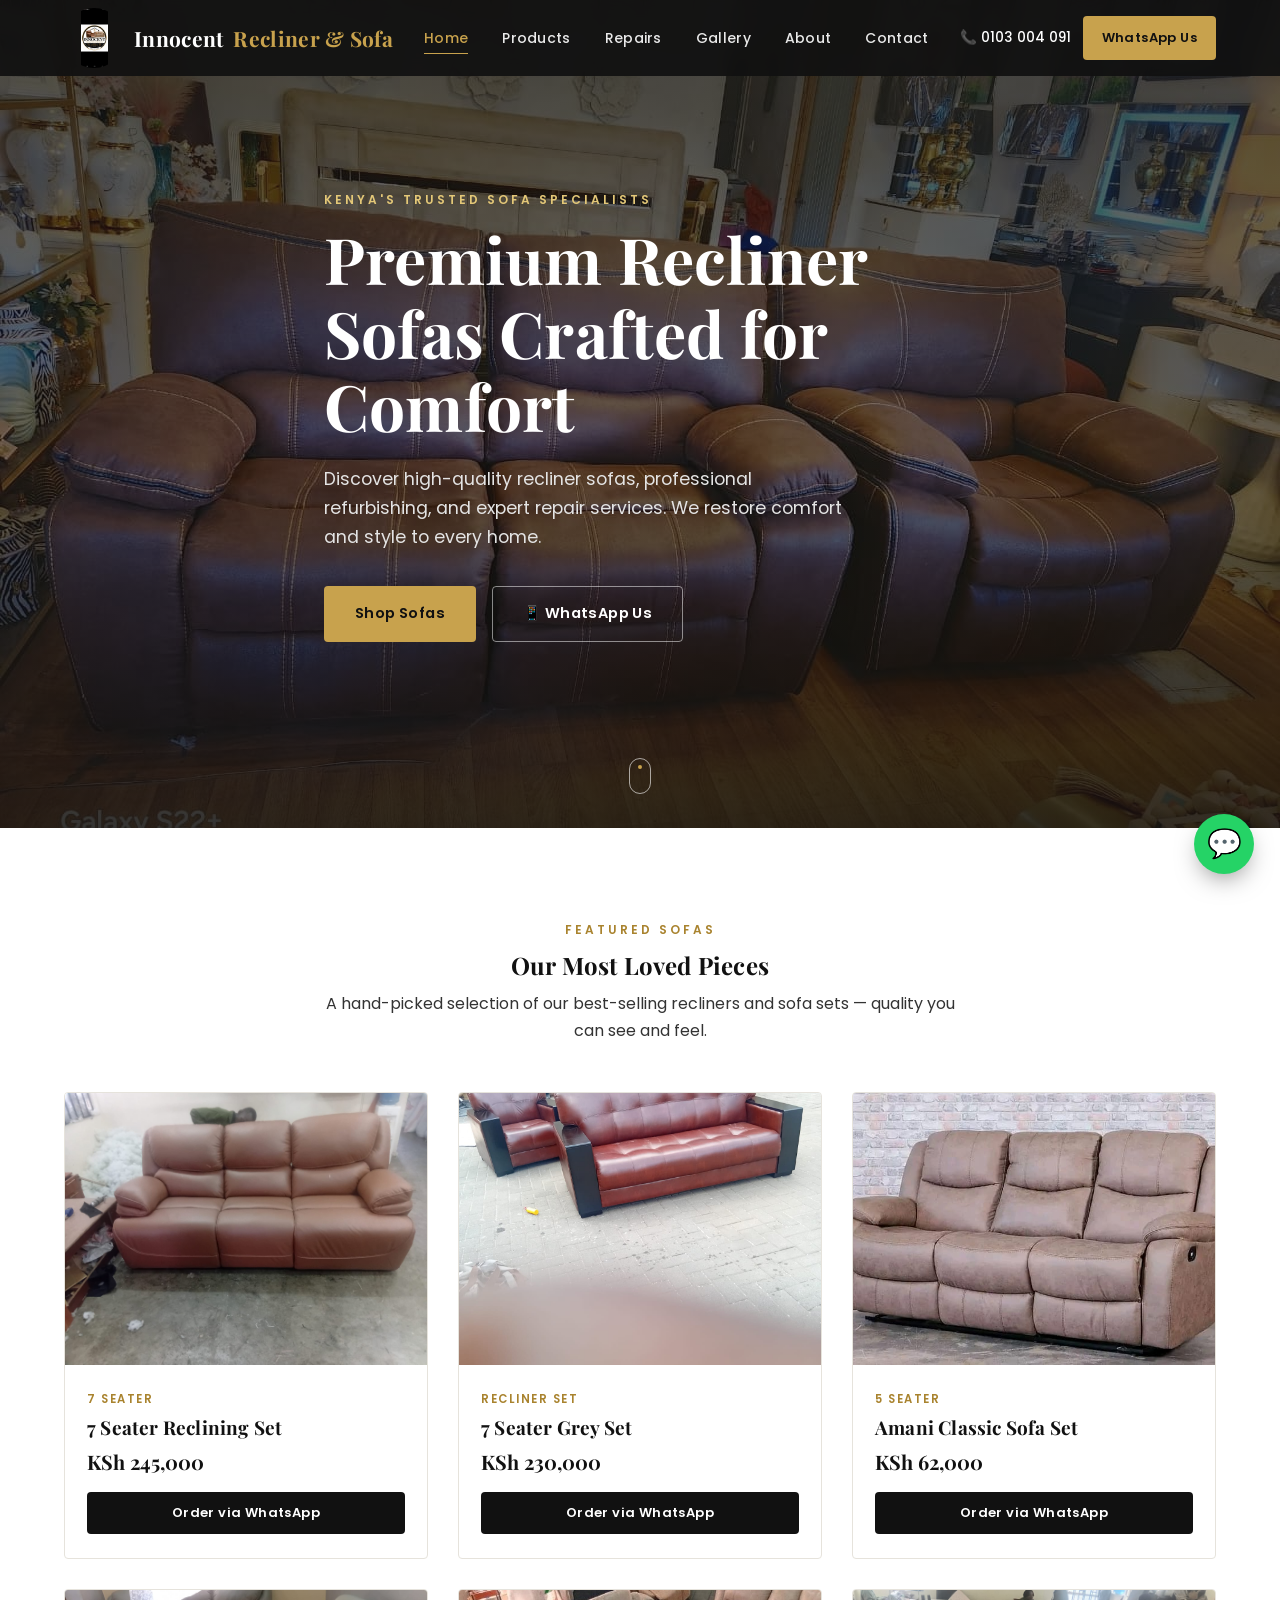
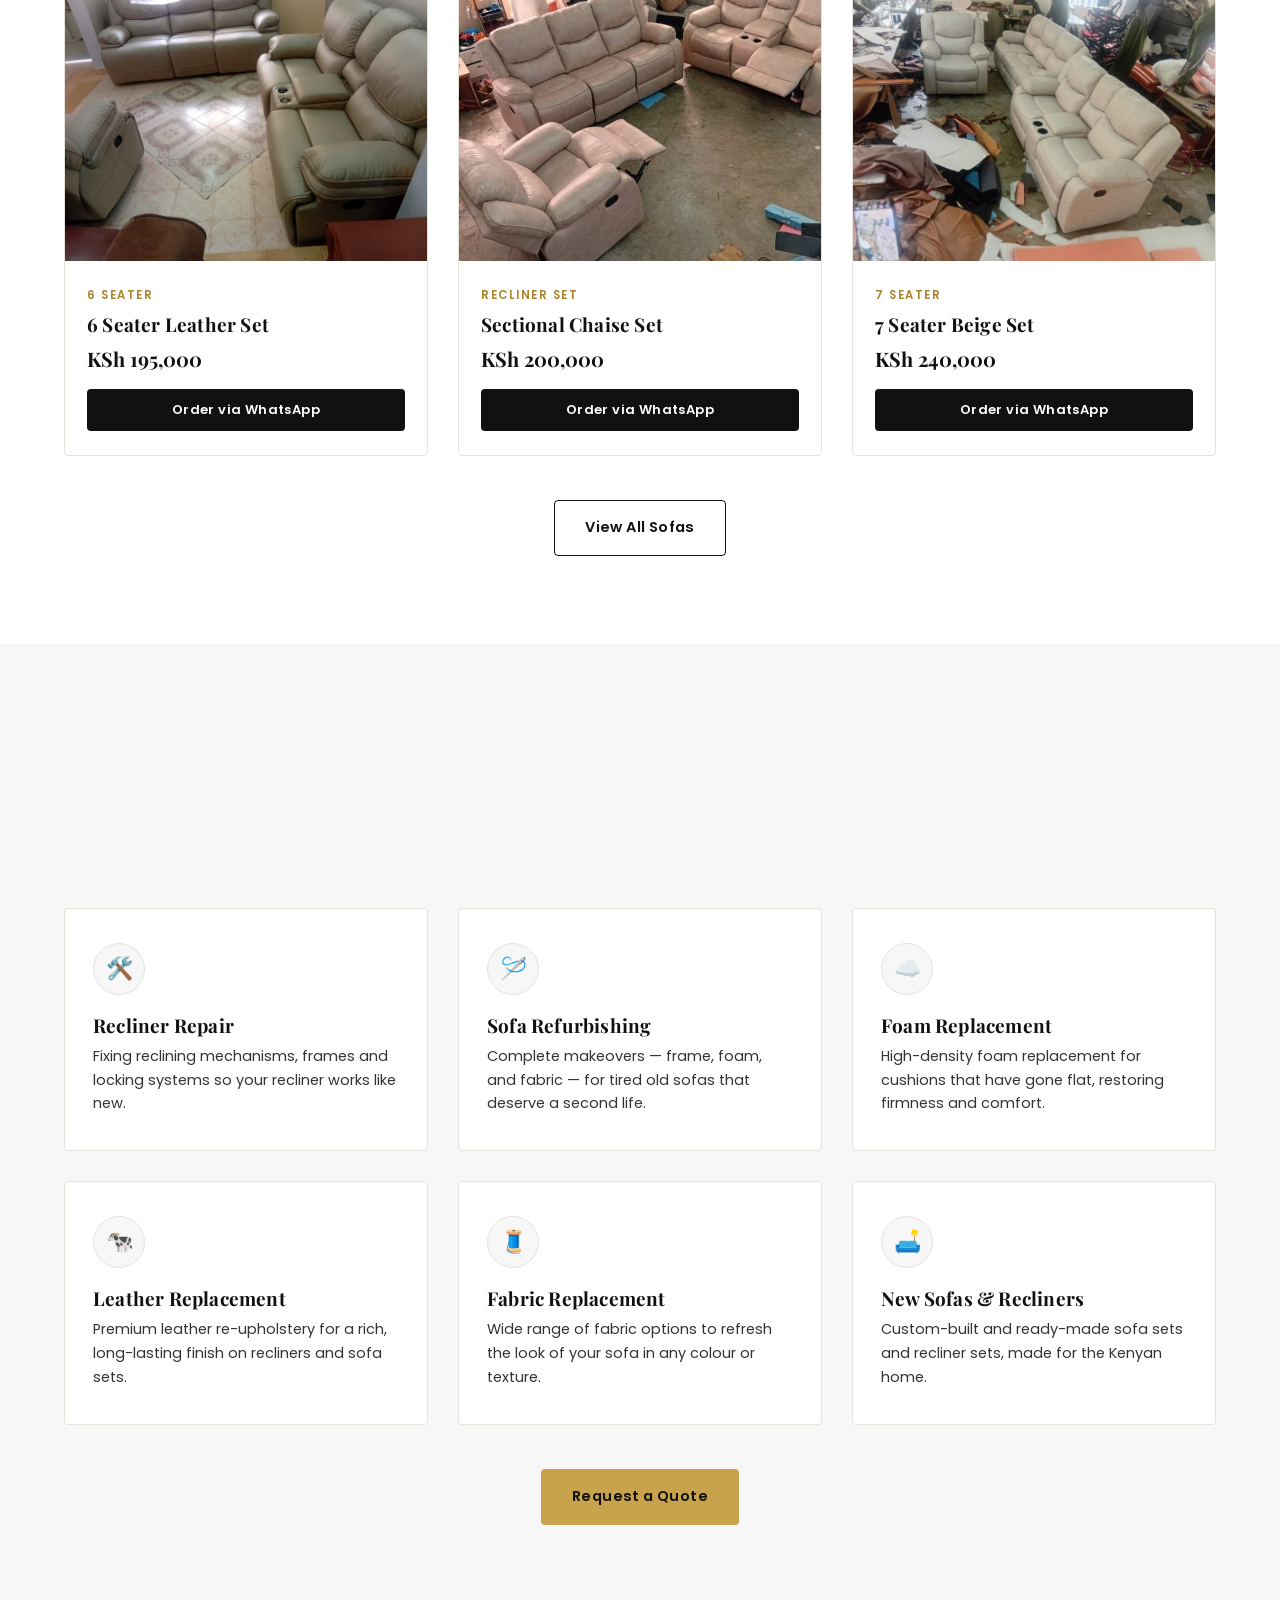
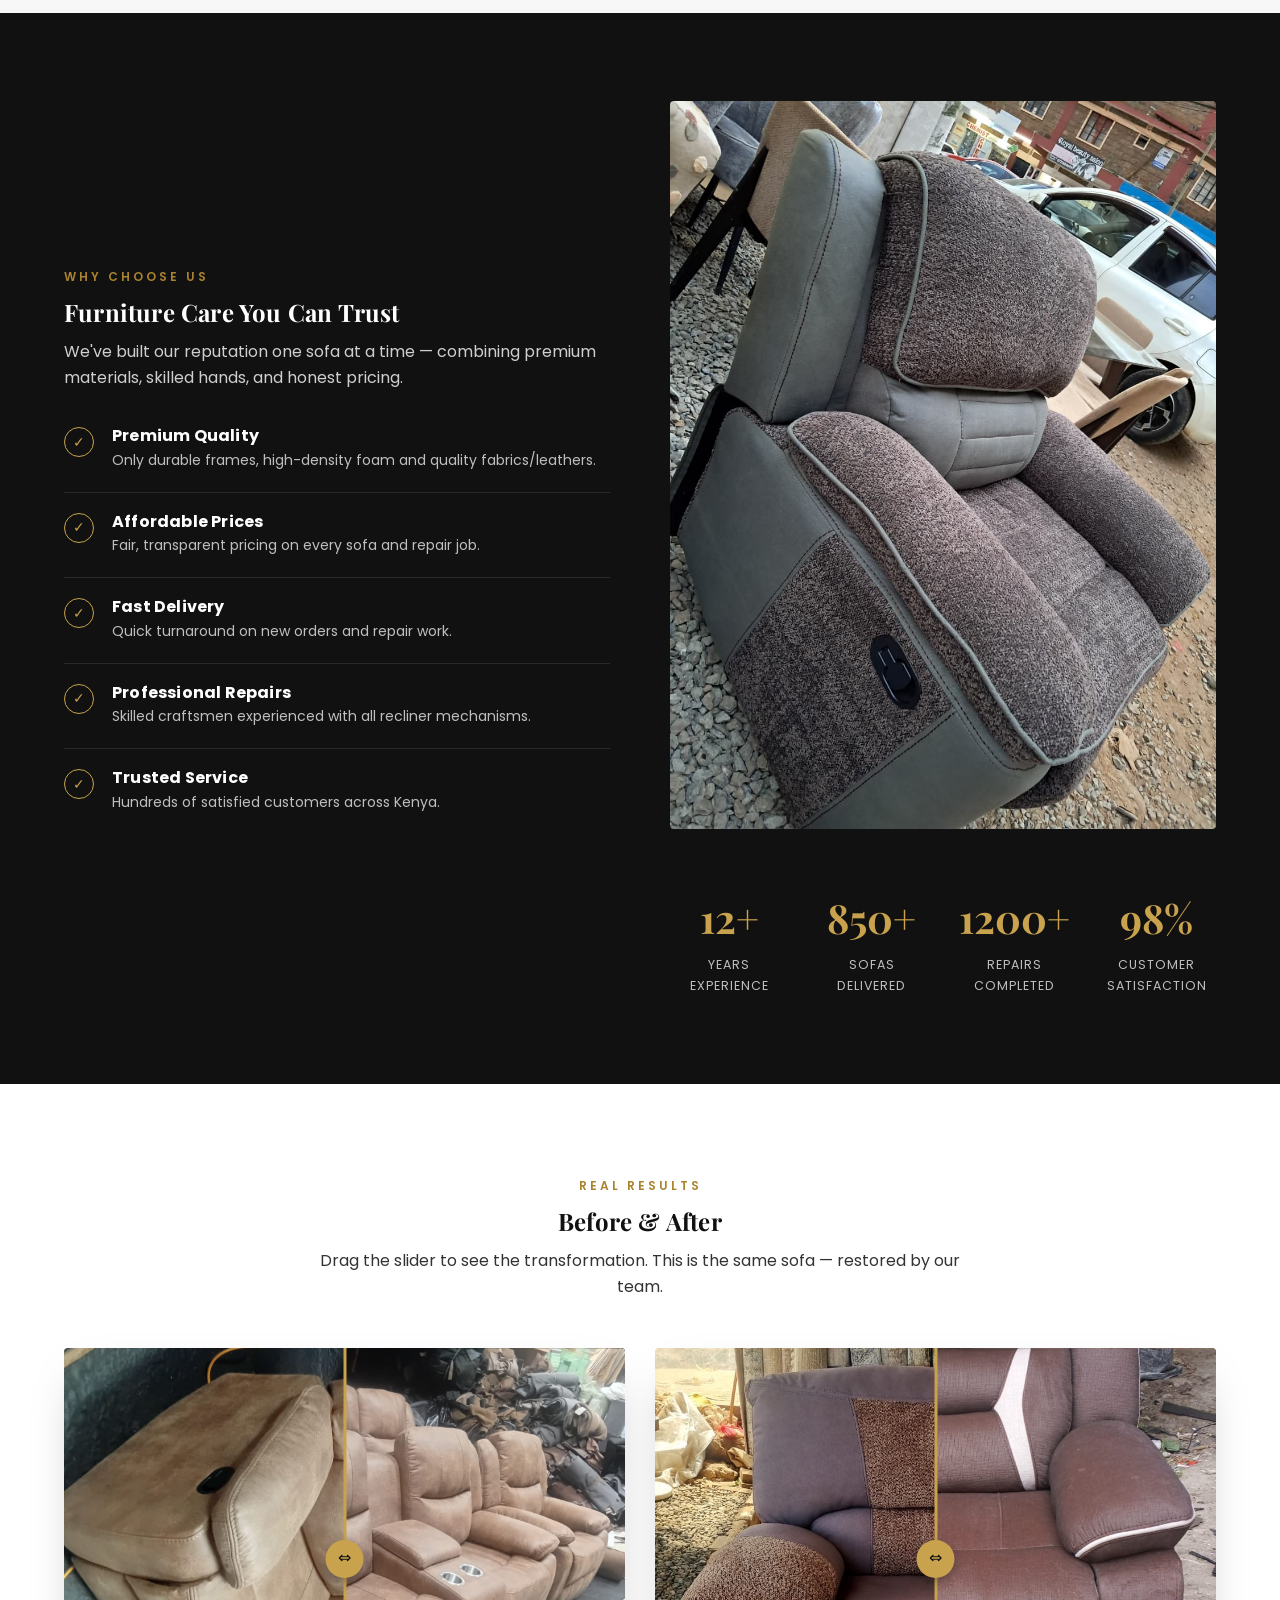
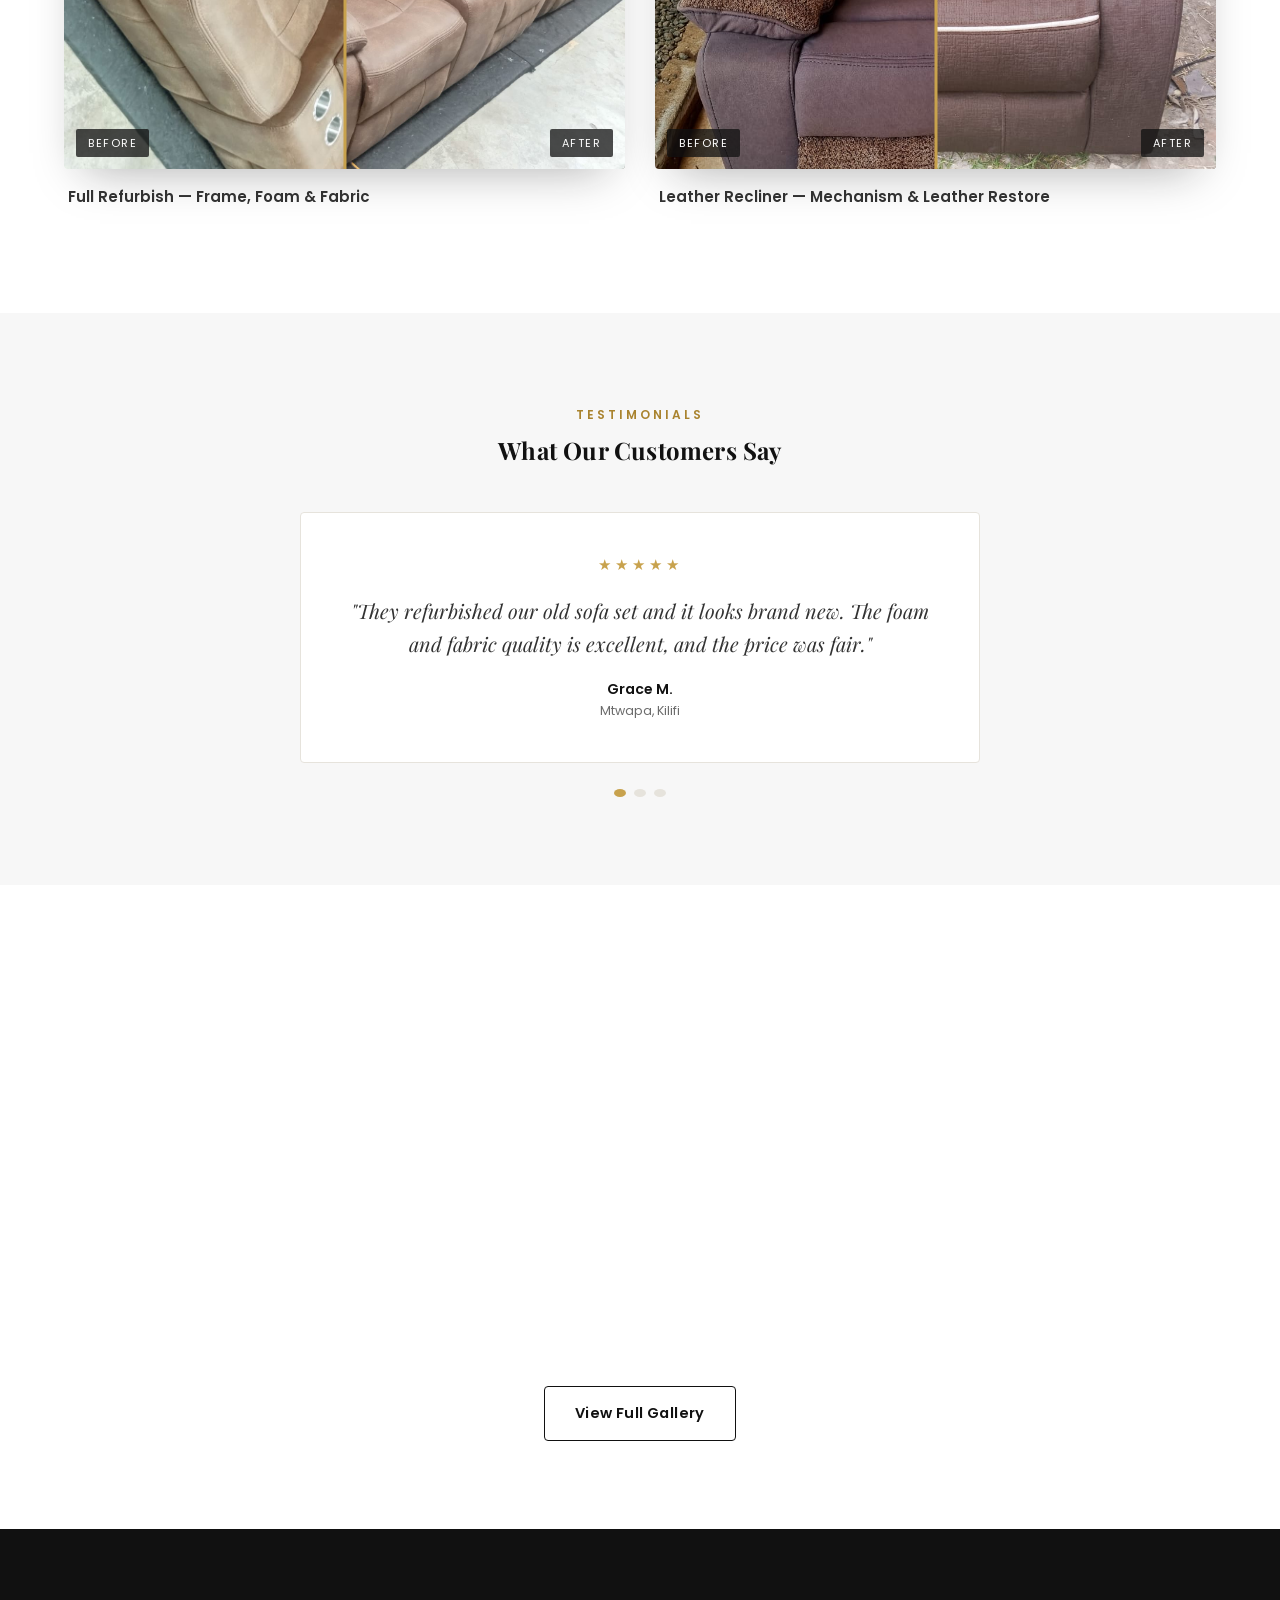
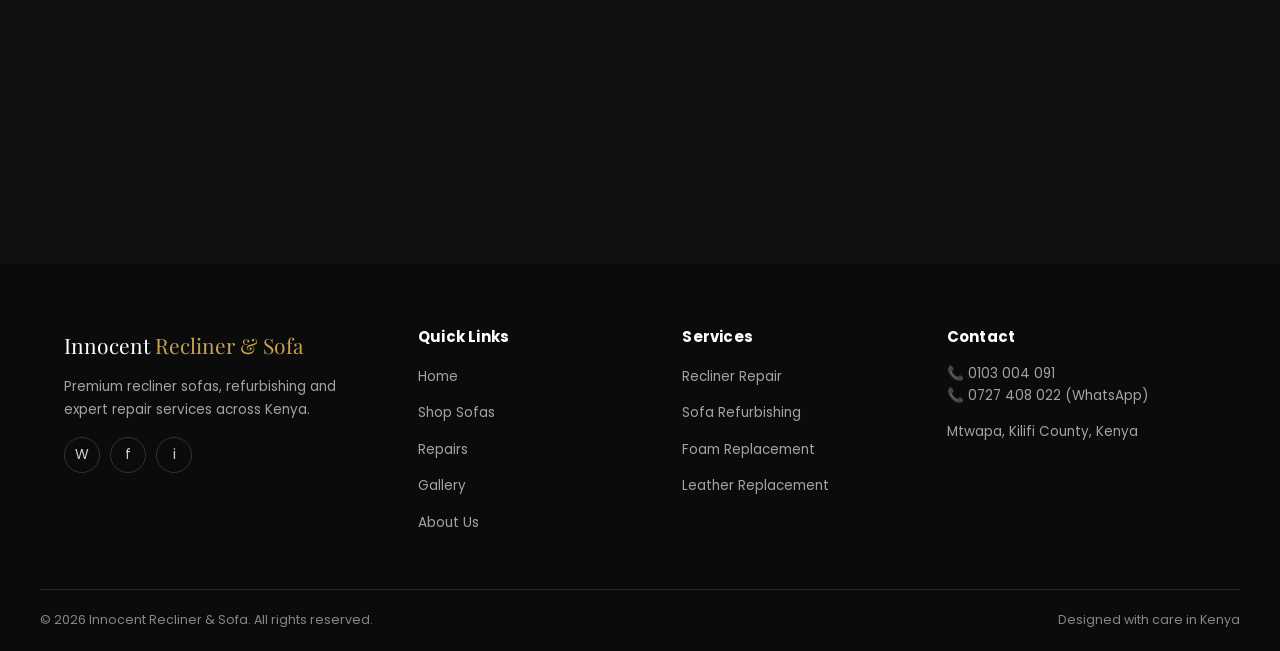
<file: index.html>
<!DOCTYPE html>
<html lang="en">
<head>
<meta charset="UTF-8">
<meta name="viewport" content="width=device-width, initial-scale=1.0">
<title>Innocent Recliner & Sofa | Premium Recliner & Sofa Solutions, Kenya</title>
<meta name="description" content="Innocent Recliner & Sofa supplies high-quality recliner sofas, refurbishes old sofas, and offers professional repair services across Kenya. Order via WhatsApp or call today.">
<meta name="keywords" content="recliner sofa Kenya, sofa repair, sofa refurbishing, foam replacement, leather replacement, fabric replacement, sofa sets Kenya">
<link rel="canonical" href="https://innocentreclinersofa.co.ke/">
<meta property="og:title" content="Innocent Recliner & Sofa | Premium Recliner & Sofa Solutions">
<meta property="og:description" content="High-quality recliner sofas, refurbishing and expert repair services across Kenya.">
<meta property="og:type" content="website">
<link rel="preconnect" href="https://fonts.googleapis.com">
<link href="https://fonts.googleapis.com/css2?family=Playfair+Display:wght@600;700;800&family=Poppins:wght@400;500;600;700&display=swap" rel="stylesheet">
<link rel="stylesheet" href="style.css?v=2">
</head>
<body>

<!-- NAV -->
<nav class="nav">
  <div class="container nav-inner">
    <a href="index.html" class="logo"><img src="IMG-20260724-WA0068.jpg" alt="Innocent Recliner & Sofa logo" class="logo-img">Innocent <span>Recliner & Sofa</span></a>
    <ul class="nav-links">
      <li><a href="index.html" class="active">Home</a></li>
      <li><a href="shop.html">Products</a></li>
      <li><a href="repairs.html">Repairs</a></li>
      <li><a href="gallery.html">Gallery</a></li>
      <li><a href="about.html">About</a></li>
      <li><a href="contact.html">Contact</a></li>
    </ul>
    <div class="nav-cta">
      <a href="tel:+254103004091" class="nav-call">📞 0103 004 091</a>
      <a href="https://wa.me/254727408022" target="_blank" class="btn btn--gold btn--sm">WhatsApp Us</a>
    </div>
    <button class="nav-toggle" aria-label="Menu"><span></span><span></span><span></span></button>
  </div>
</nav>

<!-- HERO -->
<header class="hero">
  <div class="container hero-inner">
    <span class="eyebrow">Kenya's Trusted Sofa Specialists</span>
    <h1>Premium Recliner Sofas Crafted for Comfort</h1>
    <p>Discover high-quality recliner sofas, professional refurbishing, and expert repair services. We restore comfort and style to every home.</p>
    <div class="hero-actions">
      <a href="shop.html" class="btn btn--gold">Shop Sofas</a>
      <a href="https://wa.me/254727408022" target="_blank" class="btn btn--outline">📱 WhatsApp Us</a>
    </div>
  </div>
  <div class="hero-scroll"></div>
</header>

<!-- FEATURED PRODUCTS -->
<section class="section" id="featured">
  <div class="container">
    <div class="section-head center reveal">
      <span class="eyebrow">Featured Sofas</span>
      <h2>Our Most Loved Pieces</h2>
      <p>A hand-picked selection of our best-selling recliners and sofa sets — quality you can see and feel.</p>
    </div>
    <div class="grid grid--3">

      <div class="card reveal">
        <div class="card-media"><img src="IMG-20260724-WA0026.jpg" alt="7 seater reclining sofa set"></div>
        <div class="card-body">
          <span class="card-cat">7 Seater</span>
          <h3>7 Seater Reclining Set</h3>
          <div class="card-price">KSh 245,000</div>
          <button class="btn btn--dark btn--block btn--sm" onclick="waOrder('7 Seater Reclining Set (7 Seater)','KSh 245,000')">Order via WhatsApp</button>
        </div>
      </div>

      <div class="card reveal reveal-delay-1">
        <div class="card-media"><img src="IMG-20260724-WA0025.jpg" alt="Brown leather recliner set"></div>
        <div class="card-body">
          <span class="card-cat">Recliner Set</span>
          <h3>7 Seater Grey Set</h3>
          <div class="card-price">KSh 230,000</div>
          <button class="btn btn--dark btn--block btn--sm" onclick="waOrder('7 Seater Grey Set','KSh 230,000')">Order via WhatsApp</button>
        </div>
      </div>

      <div class="card reveal reveal-delay-2">
        <div class="card-media"><img src="IMG-20260724-WA0007.jpg" alt="5 seater beige sofa set"></div>
        <div class="card-body">
          <span class="card-cat">5 Seater</span>
          <h3>Amani Classic Sofa Set</h3>
          <div class="card-price">KSh 62,000</div>
          <button class="btn btn--dark btn--block btn--sm" onclick="waOrder('Amani Classic Sofa Set (5 Seater)','KSh 62,000')">Order via WhatsApp</button>
        </div>
      </div>

      <div class="card reveal">
        <div class="card-media"><img src="IMG-20260724-WA0024.jpg" alt="6 seater navy sofa set"></div>
        <div class="card-body">
          <span class="card-cat">6 Seater</span>
          <h3>6 Seater Leather Set</h3>
          <div class="card-price">KSh 195,000</div>
          <button class="btn btn--dark btn--block btn--sm" onclick="waOrder('6 Seater Leather Set (6 Seater)','KSh 195,000')">Order via WhatsApp</button>
        </div>
      </div>

      <div class="card reveal reveal-delay-1">
        <div class="card-media"><img src="IMG-20260724-WA0008.jpg" alt="sectional chaise sofa set"></div>
        <div class="card-body">
          <span class="card-cat">Recliner Set</span>
          <h3>Sectional Chaise Set</h3>
          <div class="card-price">KSh 200,000</div>
          <button class="btn btn--dark btn--block btn--sm" onclick="waOrder('Sectional Chaise Set','KSh 200,000')">Order via WhatsApp</button>
        </div>
      </div>

      <div class="card reveal reveal-delay-2">
        <div class="card-media"><img src="IMG-20260724-WA0067.jpg" alt="7 seater brown sofa set"></div>
        <div class="card-body">
          <span class="card-cat">7 Seater</span>
          <h3>7 Seater Beige Set</h3>
          <div class="card-price">KSh 240,000</div>
          <button class="btn btn--dark btn--block btn--sm" onclick="waOrder('7 Seater Beige Set (7 Seater)','KSh 240,000')">Order via WhatsApp</button>
        </div>
      </div>

    </div>
    <div style="text-align:center; margin-top:44px;">
      <a href="shop.html" class="btn btn--outline-dark">View All Sofas</a>
    </div>
  </div>
</section>

<!-- SERVICES -->
<section class="section section--bg">
  <div class="container">
    <div class="section-head center reveal">
      <span class="eyebrow">What We Do</span>
      <h2>Repair & Refurbishing Services</h2>
      <p>From a worn recliner mechanism to a full re-upholstery, our craftsmen bring your furniture back to life.</p>
    </div>
    <div class="grid grid--3">
      <div class="service-card reveal">
        <div class="service-icon">🛠️</div>
        <h3>Recliner Repair</h3>
        <p>Fixing reclining mechanisms, frames and locking systems so your recliner works like new.</p>
      </div>
      <div class="service-card reveal reveal-delay-1">
        <div class="service-icon">🪡</div>
        <h3>Sofa Refurbishing</h3>
        <p>Complete makeovers — frame, foam, and fabric — for tired old sofas that deserve a second life.</p>
      </div>
      <div class="service-card reveal reveal-delay-2">
        <div class="service-icon">☁️</div>
        <h3>Foam Replacement</h3>
        <p>High-density foam replacement for cushions that have gone flat, restoring firmness and comfort.</p>
      </div>
      <div class="service-card reveal">
        <div class="service-icon">🐄</div>
        <h3>Leather Replacement</h3>
        <p>Premium leather re-upholstery for a rich, long-lasting finish on recliners and sofa sets.</p>
      </div>
      <div class="service-card reveal reveal-delay-1">
        <div class="service-icon">🧵</div>
        <h3>Fabric Replacement</h3>
        <p>Wide range of fabric options to refresh the look of your sofa in any colour or texture.</p>
      </div>
      <div class="service-card reveal reveal-delay-2">
        <div class="service-icon">🛋️</div>
        <h3>New Sofas & Recliners</h3>
        <p>Custom-built and ready-made sofa sets and recliner sets, made for the Kenyan home.</p>
      </div>
    </div>
    <div style="text-align:center; margin-top:44px;">
      <a href="repairs.html" class="btn btn--gold">Request a Quote</a>
    </div>
  </div>
</section>

<!-- WHY CHOOSE US -->
<section class="section section--dark">
  <div class="container grid grid--2" style="align-items:center; gap:60px;">
    <div class="reveal">
      <span class="eyebrow">Why Choose Us</span>
      <h2>Furniture Care You Can Trust</h2>
      <p>We've built our reputation one sofa at a time — combining premium materials, skilled hands, and honest pricing.</p>
      <div class="feature-row">
        <div class="feature-check">✓</div>
        <div><h4>Premium Quality</h4><p>Only durable frames, high-density foam and quality fabrics/leathers.</p></div>
      </div>
      <div class="feature-row">
        <div class="feature-check">✓</div>
        <div><h4>Affordable Prices</h4><p>Fair, transparent pricing on every sofa and repair job.</p></div>
      </div>
      <div class="feature-row">
        <div class="feature-check">✓</div>
        <div><h4>Fast Delivery</h4><p>Quick turnaround on new orders and repair work.</p></div>
      </div>
      <div class="feature-row">
        <div class="feature-check">✓</div>
        <div><h4>Professional Repairs</h4><p>Skilled craftsmen experienced with all recliner mechanisms.</p></div>
      </div>
      <div class="feature-row">
        <div class="feature-check">✓</div>
        <div><h4>Trusted Service</h4><p>Hundreds of satisfied customers across Kenya.</p></div>
      </div>
    </div>
    <div class="reveal reveal-delay-1">
      <img src="IMG-20260724-WA0071.jpg" alt="Craftsman upholstering a sofa" style="border-radius:4px;">
      <div class="stats">
        <div class="stat"><div class="stat-num" data-count="12" data-suffix="+">0</div><div class="stat-label">Years Experience</div></div>
        <div class="stat"><div class="stat-num" data-count="850" data-suffix="+">0</div><div class="stat-label">Sofas Delivered</div></div>
        <div class="stat"><div class="stat-num" data-count="1200" data-suffix="+">0</div><div class="stat-label">Repairs Completed</div></div>
        <div class="stat"><div class="stat-num" data-count="98" data-suffix="%">0</div><div class="stat-label">Customer Satisfaction</div></div>
      </div>
    </div>
  </div>
</section>

<!-- BEFORE & AFTER -->
<section class="section">
  <div class="container">
    <div class="section-head center reveal">
      <span class="eyebrow">Real Results</span>
      <h2>Before & After</h2>
      <p>Drag the slider to see the transformation. This is the same sofa — restored by our team.</p>
    </div>
    <div class="grid grid--2">
      <div class="reveal">
        <div class="ba-card">
          <div class="ba-images">
            <img src="IMG-20260724-WA0065.jpg" alt="Worn sofa before refurbishing">
            <img class="ba-after" src="IMG-20260724-WA0064.jpg" alt="Refurbished sofa after">
            <div class="ba-handle"></div>
            <span class="ba-label before">Before</span>
            <span class="ba-label after">After</span>
          </div>
        </div>
        <p class="ba-caption">Full Refurbish — Frame, Foam & Fabric</p>
      </div>
      <div class="reveal reveal-delay-1">
        <div class="ba-card">
          <div class="ba-images">
            <img src="IMG-20260724-WA0066.jpg" alt="Worn recliner before repair">
            <img class="ba-after" src="IMG-20260724-WA0043.jpg" alt="Repaired recliner after">
            <div class="ba-handle"></div>
            <span class="ba-label before">Before</span>
            <span class="ba-label after">After</span>
          </div>
        </div>
        <p class="ba-caption">Leather Recliner — Mechanism & Leather Restore</p>
      </div>
    </div>
  </div>
</section>

<!-- TESTIMONIALS -->
<section class="section section--bg">
  <div class="container">
    <div class="section-head center reveal">
      <span class="eyebrow">Testimonials</span>
      <h2>What Our Customers Say</h2>
    </div>
    <div class="reveal" style="overflow:hidden;">
      <div class="testi-track">
        <div class="testi-slide">
          <div class="testi-card">
            <div class="testi-stars">★★★★★</div>
            <p class="testi-quote">"They refurbished our old sofa set and it looks brand new. The foam and fabric quality is excellent, and the price was fair."</p>
            <div class="testi-name">Grace M.</div>
            <div class="testi-role">Mtwapa, Kilifi</div>
          </div>
        </div>
        <div class="testi-slide">
          <div class="testi-card">
            <div class="testi-stars">★★★★★</div>
            <p class="testi-quote">"Fast, professional repair on our recliner's mechanism. It works perfectly now. Highly recommend Innocent Recliner & Sofa."</p>
            <div class="testi-name">David K.</div>
            <div class="testi-role">Nyali, Mombasa</div>
          </div>
        </div>
        <div class="testi-slide">
          <div class="testi-card">
            <div class="testi-stars">★★★★★</div>
            <p class="testi-quote">"Bought a 7-seater set — beautiful craftsmanship and delivered on time. Ordering via WhatsApp made it so easy."</p>
            <div class="testi-name">Amina S.</div>
            <div class="testi-role">Kilifi Town</div>
          </div>
        </div>
      </div>
      <div class="testi-dots"></div>
    </div>
  </div>
</section>

<!-- GALLERY PREVIEW -->
<section class="section">
  <div class="container">
    <div class="section-head center reveal">
      <span class="eyebrow">Our Work</span>
      <h2>Gallery Preview</h2>
    </div>
    <div class="grid grid--4 reveal">
      <div class="card-media" style="aspect-ratio:1/1; border-radius:4px; overflow:hidden;"><img src="IMG-20260724-WA0027.jpg" alt="Sofa set gallery preview 1"></div>
      <div class="card-media" style="aspect-ratio:1/1; border-radius:4px; overflow:hidden;"><img src="IMG-20260724-WA0032.jpg" alt="Sofa set gallery preview 2"></div>
      <div class="card-media" style="aspect-ratio:1/1; border-radius:4px; overflow:hidden;"><img src="IMG-20260724-WA0021.jpg" alt="Sofa set gallery preview 3"></div>
      <div class="card-media" style="aspect-ratio:1/1; border-radius:4px; overflow:hidden;"><img src="IMG-20260724-WA0017.jpg" alt="Sofa set gallery preview 4"></div>
    </div>
    <div style="text-align:center; margin-top:36px;">
      <a href="gallery.html" class="btn btn--outline-dark">View Full Gallery</a>
    </div>
  </div>
</section>

<!-- CTA -->
<section class="cta-banner">
  <div class="container reveal">
    <h2>Ready to Order or Book a Repair?</h2>
    <p>Chat with us on WhatsApp for instant pricing, or give us a call — we're ready to help.</p>
    <div class="cta-actions">
      <a href="https://wa.me/254727408022" target="_blank" class="btn btn--gold">📱 Chat on WhatsApp</a>
      <a href="tel:+254103004091" class="btn btn--outline">📞 Call Now</a>
    </div>
  </div>
</section>

<!-- FOOTER -->
<footer class="footer">
  <div class="container footer-grid">
    <div>
      <div class="footer-logo">Innocent <span>Recliner & Sofa</span></div>
      <p>Premium recliner sofas, refurbishing and expert repair services across Kenya.</p>
      <div class="footer-social">
        <a href="https://wa.me/254727408022" target="_blank" aria-label="WhatsApp">W</a>
        <a href="#" aria-label="Facebook">f</a>
        <a href="#" aria-label="Instagram">i</a>
      </div>
    </div>
    <div>
      <h4>Quick Links</h4>
      <ul>
        <li><a href="index.html">Home</a></li>
        <li><a href="shop.html">Shop Sofas</a></li>
        <li><a href="repairs.html">Repairs</a></li>
        <li><a href="gallery.html">Gallery</a></li>
        <li><a href="about.html">About Us</a></li>
      </ul>
    </div>
    <div>
      <h4>Services</h4>
      <ul>
        <li><a href="repairs.html">Recliner Repair</a></li>
        <li><a href="repairs.html">Sofa Refurbishing</a></li>
        <li><a href="repairs.html">Foam Replacement</a></li>
        <li><a href="repairs.html">Leather Replacement</a></li>
      </ul>
    </div>
    <div>
      <h4>Contact</h4>
      <p>📞 0103 004 091<br>📞 0727 408 022 (WhatsApp)</p>
      <p>Mtwapa, Kilifi County, Kenya</p>
    </div>
  </div>
  <div class="container footer-bottom">
    <span>© 2026 Innocent Recliner & Sofa. All rights reserved.</span>
    <span>Designed with care in Kenya</span>
  </div>
</footer>

<a href="https://wa.me/254727408022" target="_blank" class="wa-float" aria-label="Chat on WhatsApp">💬</a>

<script src="main.js?v=2"></script>
</body>
</html>
</file>
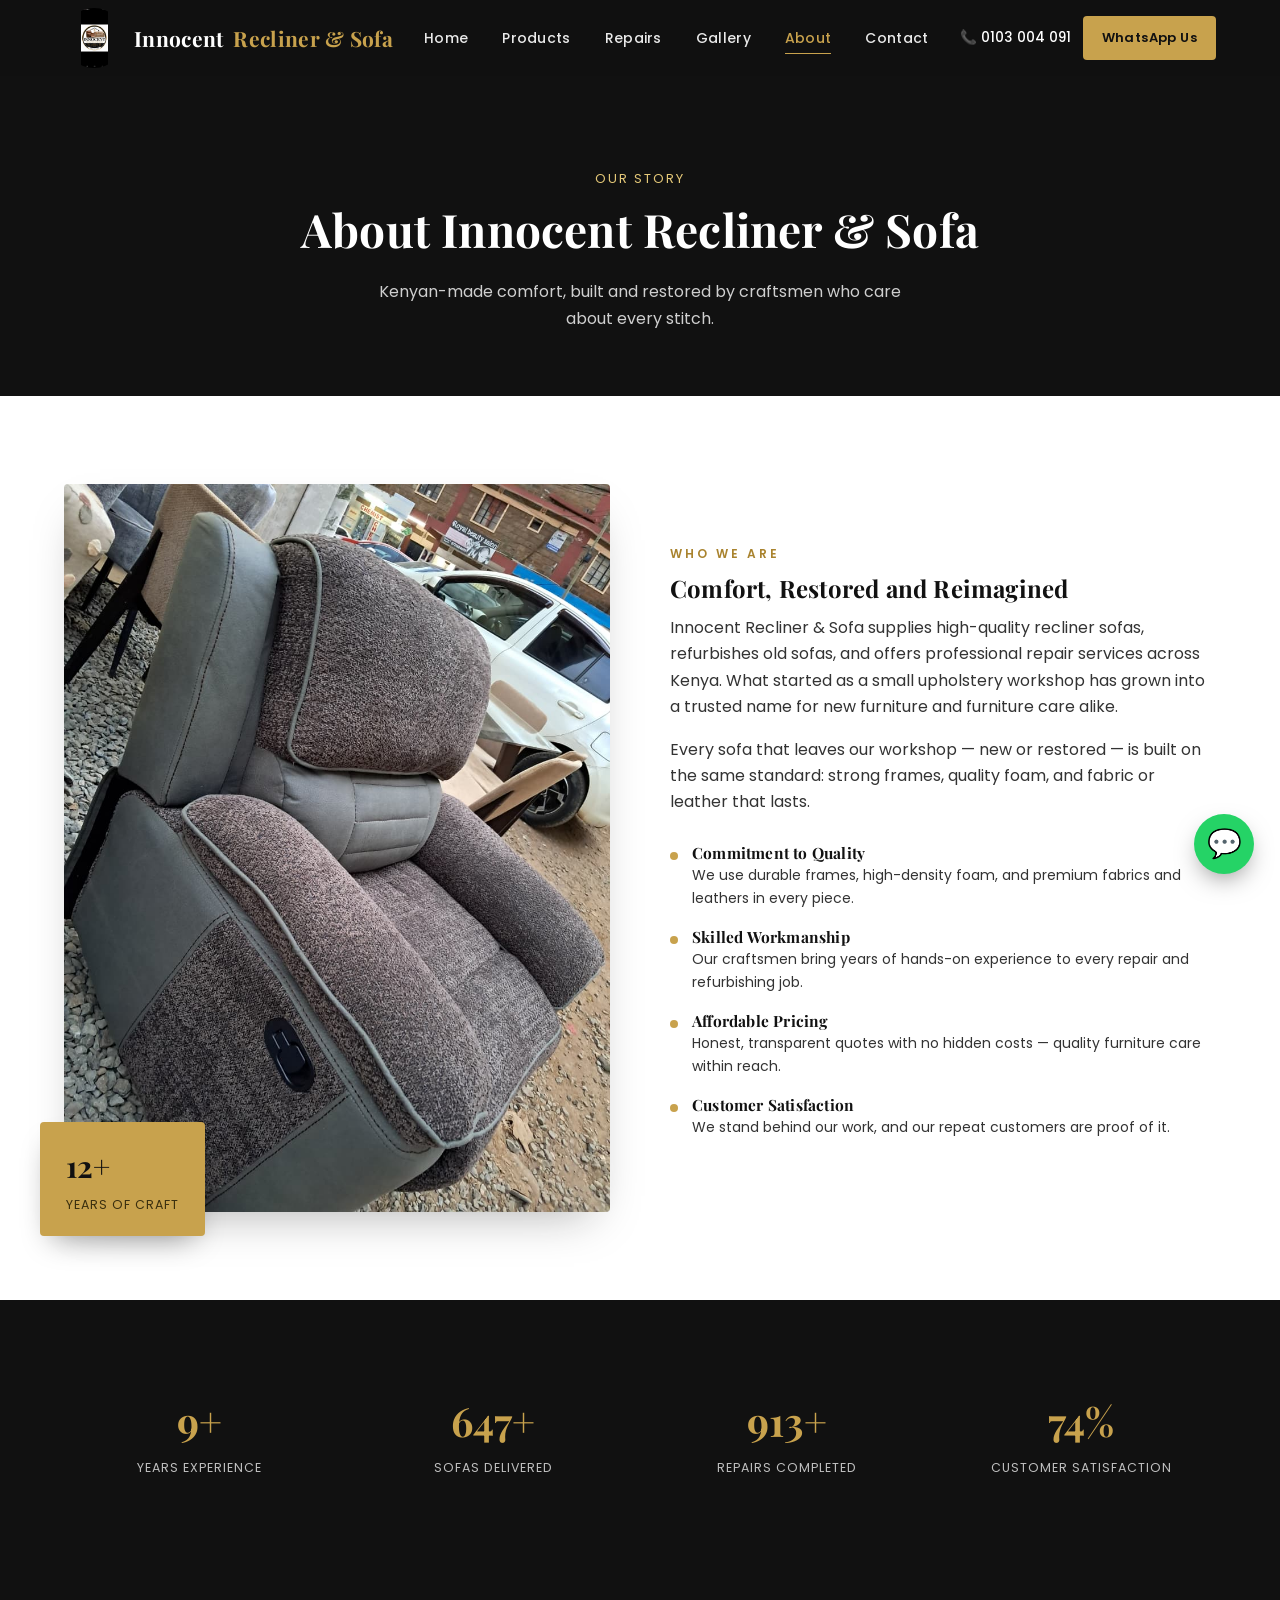
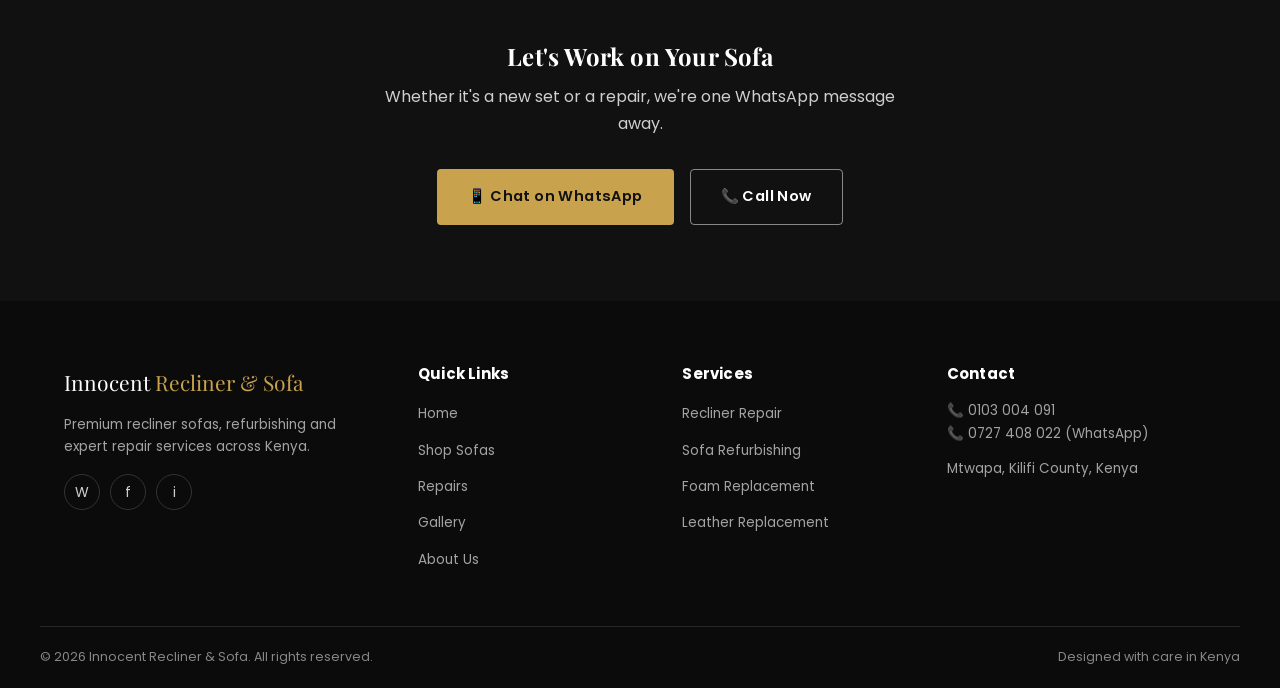
<file: about.html>
<!DOCTYPE html>
<html lang="en">
<head>
<meta charset="UTF-8">
<meta name="viewport" content="width=device-width, initial-scale=1.0">
<title>About Us | Innocent Recliner & Sofa</title>
<meta name="description" content="Innocent Recliner & Sofa is committed to quality craftsmanship, affordable pricing, and customer satisfaction across Kenya.">
<link rel="preconnect" href="https://fonts.googleapis.com">
<link href="https://fonts.googleapis.com/css2?family=Playfair+Display:wght@600;700;800&family=Poppins:wght@400;500;600;700&display=swap" rel="stylesheet">
<link rel="stylesheet" href="style.css?v=2">
</head>
<body>

<nav class="nav">
  <div class="container nav-inner">
    <a href="index.html" class="logo"><img src="IMG-20260724-WA0068.jpg" alt="Innocent Recliner & Sofa logo" class="logo-img">Innocent <span>Recliner & Sofa</span></a>
    <ul class="nav-links">
      <li><a href="index.html">Home</a></li>
      <li><a href="shop.html">Products</a></li>
      <li><a href="repairs.html">Repairs</a></li>
      <li><a href="gallery.html">Gallery</a></li>
      <li><a href="about.html" class="active">About</a></li>
      <li><a href="contact.html">Contact</a></li>
    </ul>
    <div class="nav-cta">
      <a href="tel:+254103004091" class="nav-call">📞 0103 004 091</a>
      <a href="https://wa.me/254727408022" target="_blank" class="btn btn--gold btn--sm">WhatsApp Us</a>
    </div>
    <button class="nav-toggle" aria-label="Menu"><span></span><span></span><span></span></button>
  </div>
</nav>

<header class="page-hero">
  <div class="container">
    <span class="crumb">Our Story</span>
    <h1>About Innocent Recliner & Sofa</h1>
    <p>Kenyan-made comfort, built and restored by craftsmen who care about every stitch.</p>
  </div>
</header>

<section class="section">
  <div class="container about-grid">
    <div class="about-media reveal">
      <img src="IMG-20260724-WA0071.jpg" alt="Craftsman working on a sofa frame">
      <div class="about-badge">
        <div class="stat-num">12+</div>
        <div class="stat-label">Years of Craft</div>
      </div>
    </div>
    <div class="reveal reveal-delay-1">
      <span class="eyebrow">Who We Are</span>
      <h2>Comfort, Restored and Reimagined</h2>
      <p>Innocent Recliner & Sofa supplies high-quality recliner sofas, refurbishes old sofas, and offers professional repair services across Kenya. What started as a small upholstery workshop has grown into a trusted name for new furniture and furniture care alike.</p>
      <p>Every sofa that leaves our workshop — new or restored — is built on the same standard: strong frames, quality foam, and fabric or leather that lasts.</p>
      <ul class="values-list" style="margin-top:28px;">
        <li><span class="dot"></span><div><h4>Commitment to Quality</h4><p>We use durable frames, high-density foam, and premium fabrics and leathers in every piece.</p></div></li>
        <li><span class="dot"></span><div><h4>Skilled Workmanship</h4><p>Our craftsmen bring years of hands-on experience to every repair and refurbishing job.</p></div></li>
        <li><span class="dot"></span><div><h4>Affordable Pricing</h4><p>Honest, transparent quotes with no hidden costs — quality furniture care within reach.</p></div></li>
        <li><span class="dot"></span><div><h4>Customer Satisfaction</h4><p>We stand behind our work, and our repeat customers are proof of it.</p></div></li>
      </ul>
    </div>
  </div>
</section>

<section class="section section--dark">
  <div class="container">
    <div class="stats" style="margin-top:0;">
      <div class="stat reveal"><div class="stat-num" data-count="12" data-suffix="+">0</div><div class="stat-label">Years Experience</div></div>
      <div class="stat reveal reveal-delay-1"><div class="stat-num" data-count="850" data-suffix="+">0</div><div class="stat-label">Sofas Delivered</div></div>
      <div class="stat reveal reveal-delay-2"><div class="stat-num" data-count="1200" data-suffix="+">0</div><div class="stat-label">Repairs Completed</div></div>
      <div class="stat reveal reveal-delay-3"><div class="stat-num" data-count="98" data-suffix="%">0</div><div class="stat-label">Customer Satisfaction</div></div>
    </div>
  </div>
</section>

<section class="cta-banner">
  <div class="container reveal">
    <h2>Let's Work on Your Sofa</h2>
    <p>Whether it's a new set or a repair, we're one WhatsApp message away.</p>
    <div class="cta-actions">
      <a href="https://wa.me/254727408022" target="_blank" class="btn btn--gold">📱 Chat on WhatsApp</a>
      <a href="tel:+254103004091" class="btn btn--outline">📞 Call Now</a>
    </div>
  </div>
</section>

<footer class="footer">
  <div class="container footer-grid">
    <div>
      <div class="footer-logo">Innocent <span>Recliner & Sofa</span></div>
      <p>Premium recliner sofas, refurbishing and expert repair services across Kenya.</p>
      <div class="footer-social">
        <a href="https://wa.me/254727408022" target="_blank" aria-label="WhatsApp">W</a>
        <a href="#" aria-label="Facebook">f</a>
        <a href="#" aria-label="Instagram">i</a>
      </div>
    </div>
    <div>
      <h4>Quick Links</h4>
      <ul>
        <li><a href="index.html">Home</a></li>
        <li><a href="shop.html">Shop Sofas</a></li>
        <li><a href="repairs.html">Repairs</a></li>
        <li><a href="gallery.html">Gallery</a></li>
        <li><a href="about.html">About Us</a></li>
      </ul>
    </div>
    <div>
      <h4>Services</h4>
      <ul>
        <li><a href="repairs.html">Recliner Repair</a></li>
        <li><a href="repairs.html">Sofa Refurbishing</a></li>
        <li><a href="repairs.html">Foam Replacement</a></li>
        <li><a href="repairs.html">Leather Replacement</a></li>
      </ul>
    </div>
    <div>
      <h4>Contact</h4>
      <p>📞 0103 004 091<br>📞 0727 408 022 (WhatsApp)</p>
      <p>Mtwapa, Kilifi County, Kenya</p>
    </div>
  </div>
  <div class="container footer-bottom">
    <span>© 2026 Innocent Recliner & Sofa. All rights reserved.</span>
    <span>Designed with care in Kenya</span>
  </div>
</footer>

<a href="https://wa.me/254727408022" target="_blank" class="wa-float" aria-label="Chat on WhatsApp">💬</a>
<script src="main.js?v=2"></script>
</body>
</html>
</file>
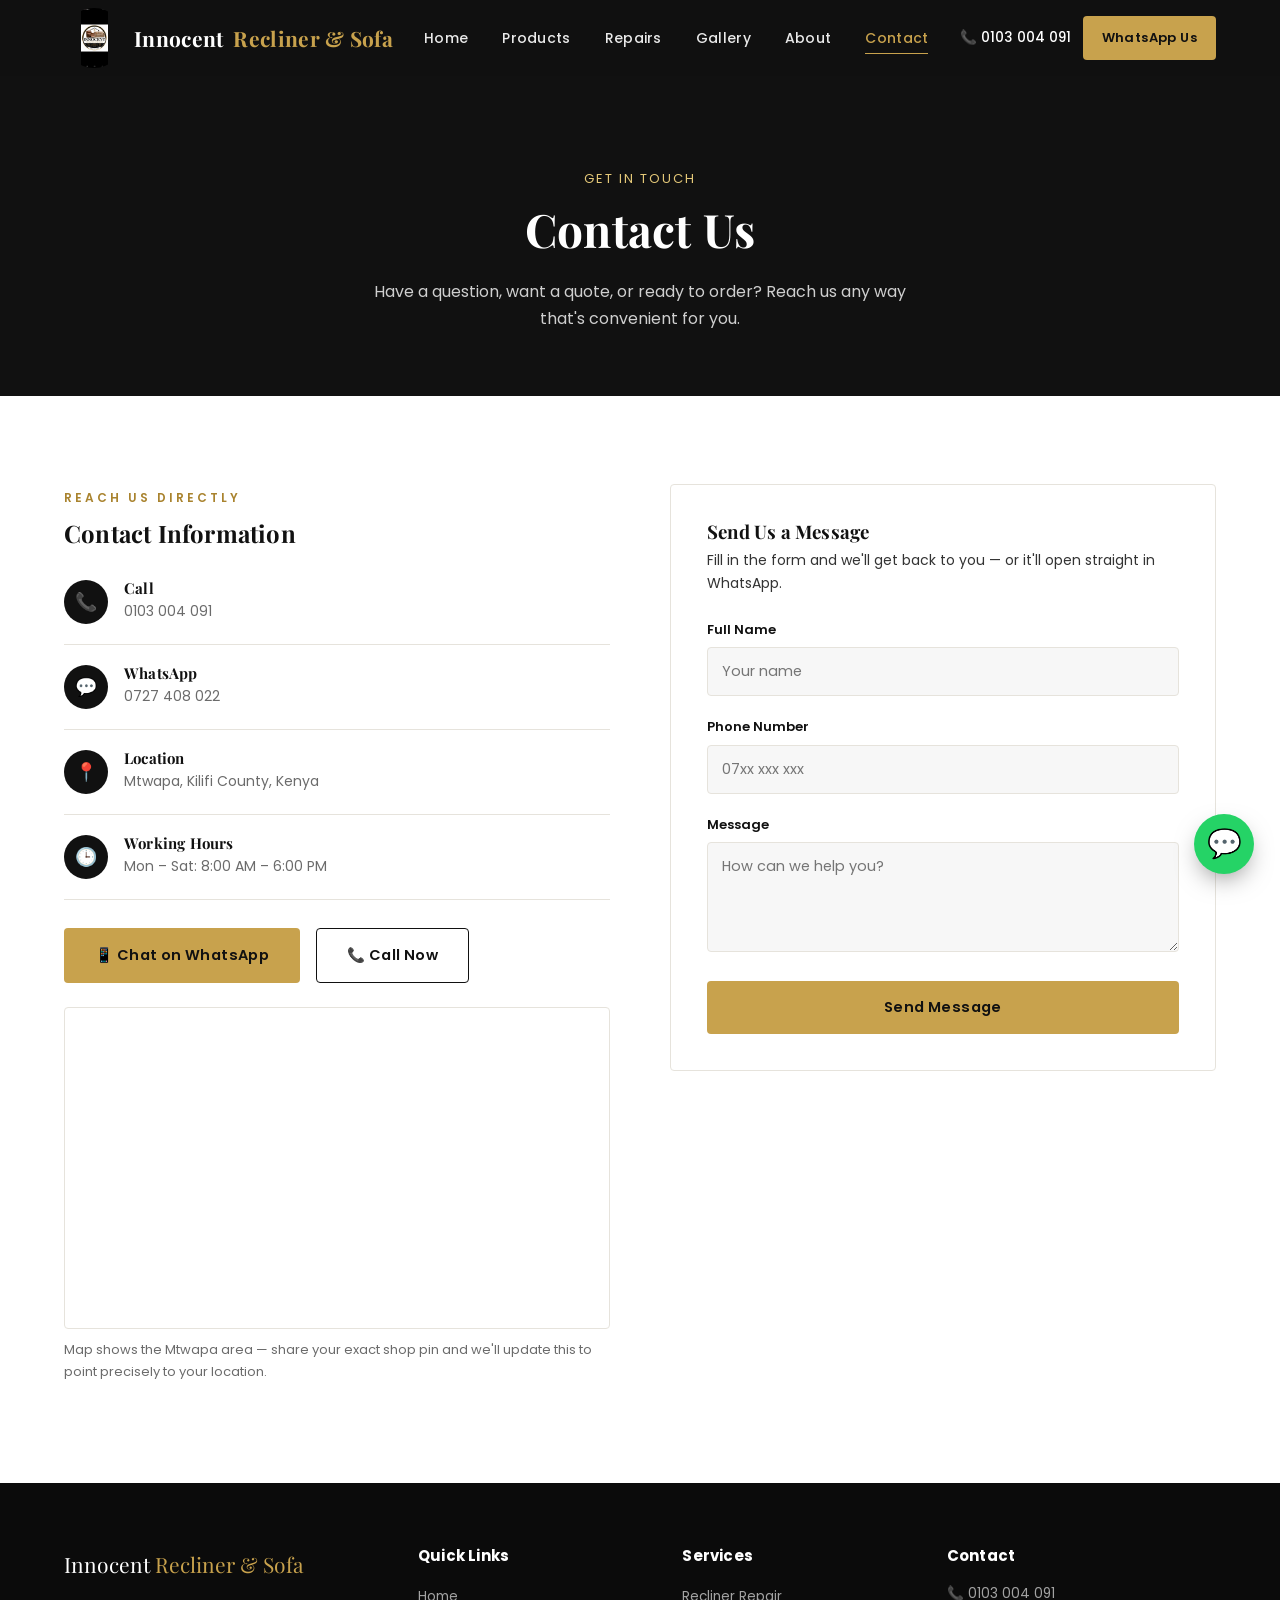
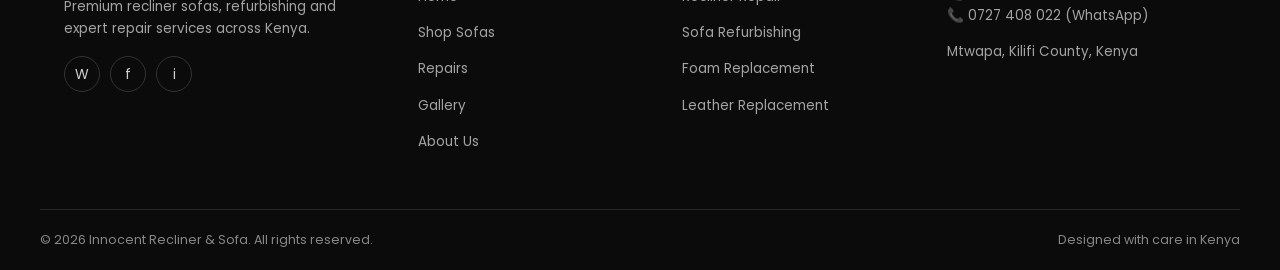
<file: contact.html>
<!DOCTYPE html>
<html lang="en">
<head>
<meta charset="UTF-8">
<meta name="viewport" content="width=device-width, initial-scale=1.0">
<title>Contact Us | Innocent Recliner & Sofa</title>
<meta name="description" content="Contact Innocent Recliner & Sofa by phone, WhatsApp, or the form below. We're ready to help with orders, repairs and quotes.">
<link rel="preconnect" href="https://fonts.googleapis.com">
<link href="https://fonts.googleapis.com/css2?family=Playfair+Display:wght@600;700;800&family=Poppins:wght@400;500;600;700&display=swap" rel="stylesheet">
<link rel="stylesheet" href="style.css?v=2">
</head>
<body>

<nav class="nav">
  <div class="container nav-inner">
    <a href="index.html" class="logo"><img src="IMG-20260724-WA0068.jpg" alt="Innocent Recliner & Sofa logo" class="logo-img">Innocent <span>Recliner & Sofa</span></a>
    <ul class="nav-links">
      <li><a href="index.html">Home</a></li>
      <li><a href="shop.html">Products</a></li>
      <li><a href="repairs.html">Repairs</a></li>
      <li><a href="gallery.html">Gallery</a></li>
      <li><a href="about.html">About</a></li>
      <li><a href="contact.html" class="active">Contact</a></li>
    </ul>
    <div class="nav-cta">
      <a href="tel:+254103004091" class="nav-call">📞 0103 004 091</a>
      <a href="https://wa.me/254727408022" target="_blank" class="btn btn--gold btn--sm">WhatsApp Us</a>
    </div>
    <button class="nav-toggle" aria-label="Menu"><span></span><span></span><span></span></button>
  </div>
</nav>

<header class="page-hero">
  <div class="container">
    <span class="crumb">Get In Touch</span>
    <h1>Contact Us</h1>
    <p>Have a question, want a quote, or ready to order? Reach us any way that's convenient for you.</p>
  </div>
</header>

<section class="section">
  <div class="container grid grid--2" style="align-items:flex-start; gap:60px;">

    <div class="reveal">
      <span class="eyebrow">Reach Us Directly</span>
      <h2>Contact Information</h2>
      <div class="contact-info-item">
        <div class="contact-info-icon">📞</div>
        <div><h4>Call</h4><p>0103 004 091</p></div>
      </div>
      <div class="contact-info-item">
        <div class="contact-info-icon">💬</div>
        <div><h4>WhatsApp</h4><p>0727 408 022</p></div>
      </div>
      <div class="contact-info-item">
        <div class="contact-info-icon">📍</div>
        <div><h4>Location</h4><p>Mtwapa, Kilifi County, Kenya</p></div>
      </div>
      <div class="contact-info-item">
        <div class="contact-info-icon">🕒</div>
        <div><h4>Working Hours</h4><p>Mon – Sat: 8:00 AM – 6:00 PM</p></div>
      </div>

      <div style="display:flex; gap:16px; margin-top:28px; flex-wrap:wrap;">
        <a href="https://wa.me/254727408022" target="_blank" class="btn btn--gold">📱 Chat on WhatsApp</a>
        <a href="tel:+254103004091" class="btn btn--outline-dark">📞 Call Now</a>
      </div>

      <div class="map-frame">
        <iframe src="https://www.google.com/maps?q=Mtwapa,%20Kilifi%20County,%20Kenya&output=embed" loading="lazy" allowfullscreen title="Innocent Recliner & Sofa location map"></iframe>
      </div>
      <p style="font-size:13px; color:var(--grey-mid); margin-top:10px;">Map shows the Mtwapa area — share your exact shop pin and we'll update this to point precisely to your location.</p>
    </div>

    <div class="form-card reveal reveal-delay-1">
      <h3 style="margin-bottom:6px;">Send Us a Message</h3>
      <p style="font-size:14px; margin-bottom:24px;">Fill in the form and we'll get back to you — or it'll open straight in WhatsApp.</p>
      <form id="contactForm">
        <div class="field">
          <label for="cname">Full Name</label>
          <input type="text" id="cname" name="name" required placeholder="Your name">
        </div>
        <div class="field">
          <label for="cphone">Phone Number</label>
          <input type="tel" id="cphone" name="phone" required placeholder="07xx xxx xxx">
        </div>
        <div class="field">
          <label for="cmessage">Message</label>
          <textarea id="cmessage" name="message" required placeholder="How can we help you?"></textarea>
        </div>
        <button type="submit" class="btn btn--gold btn--block">Send Message</button>
      </form>
    </div>

  </div>
</section>

<footer class="footer">
  <div class="container footer-grid">
    <div>
      <div class="footer-logo">Innocent <span>Recliner & Sofa</span></div>
      <p>Premium recliner sofas, refurbishing and expert repair services across Kenya.</p>
      <div class="footer-social">
        <a href="https://wa.me/254727408022" target="_blank" aria-label="WhatsApp">W</a>
        <a href="#" aria-label="Facebook">f</a>
        <a href="#" aria-label="Instagram">i</a>
      </div>
    </div>
    <div>
      <h4>Quick Links</h4>
      <ul>
        <li><a href="index.html">Home</a></li>
        <li><a href="shop.html">Shop Sofas</a></li>
        <li><a href="repairs.html">Repairs</a></li>
        <li><a href="gallery.html">Gallery</a></li>
        <li><a href="about.html">About Us</a></li>
      </ul>
    </div>
    <div>
      <h4>Services</h4>
      <ul>
        <li><a href="repairs.html">Recliner Repair</a></li>
        <li><a href="repairs.html">Sofa Refurbishing</a></li>
        <li><a href="repairs.html">Foam Replacement</a></li>
        <li><a href="repairs.html">Leather Replacement</a></li>
      </ul>
    </div>
    <div>
      <h4>Contact</h4>
      <p>📞 0103 004 091<br>📞 0727 408 022 (WhatsApp)</p>
      <p>Mtwapa, Kilifi County, Kenya</p>
    </div>
  </div>
  <div class="container footer-bottom">
    <span>© 2026 Innocent Recliner & Sofa. All rights reserved.</span>
    <span>Designed with care in Kenya</span>
  </div>
</footer>

<a href="https://wa.me/254727408022" target="_blank" class="wa-float" aria-label="Chat on WhatsApp">💬</a>
<script src="main.js?v=2"></script>
</body>
</html>
</file>
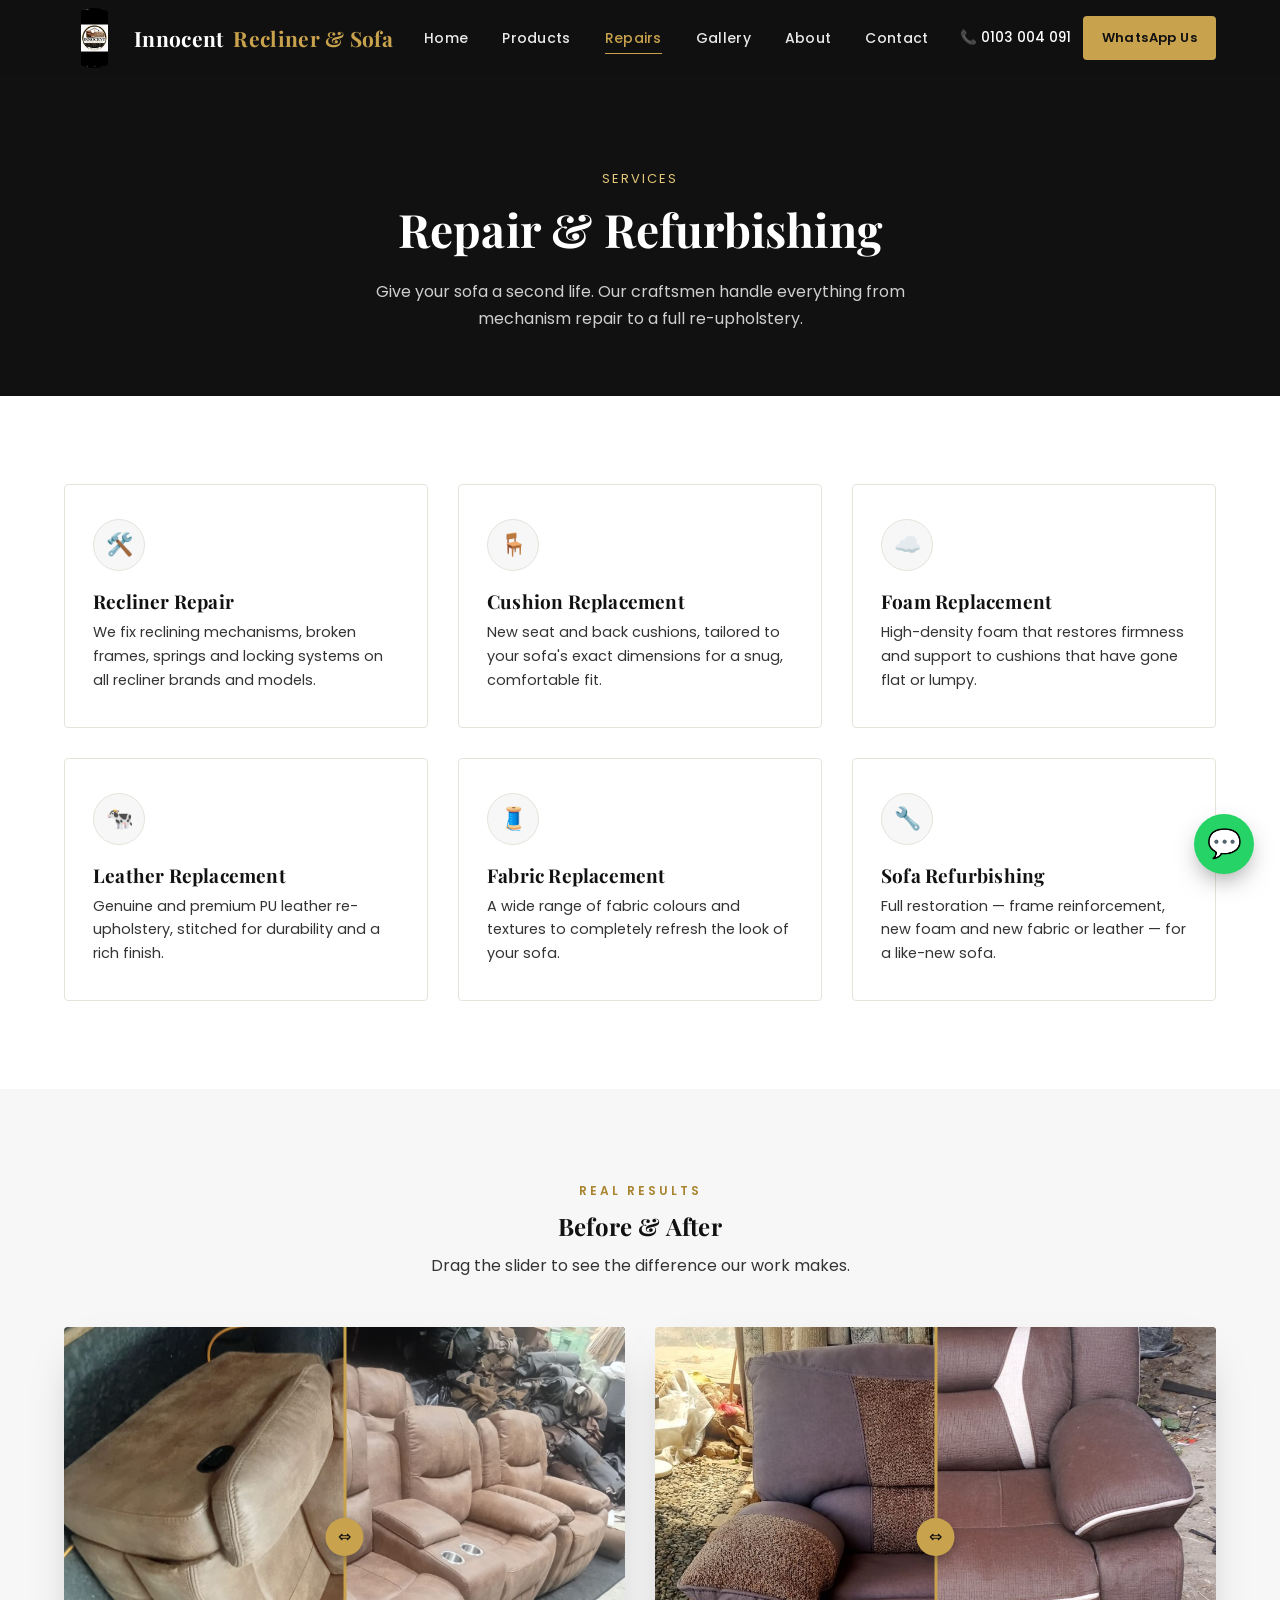
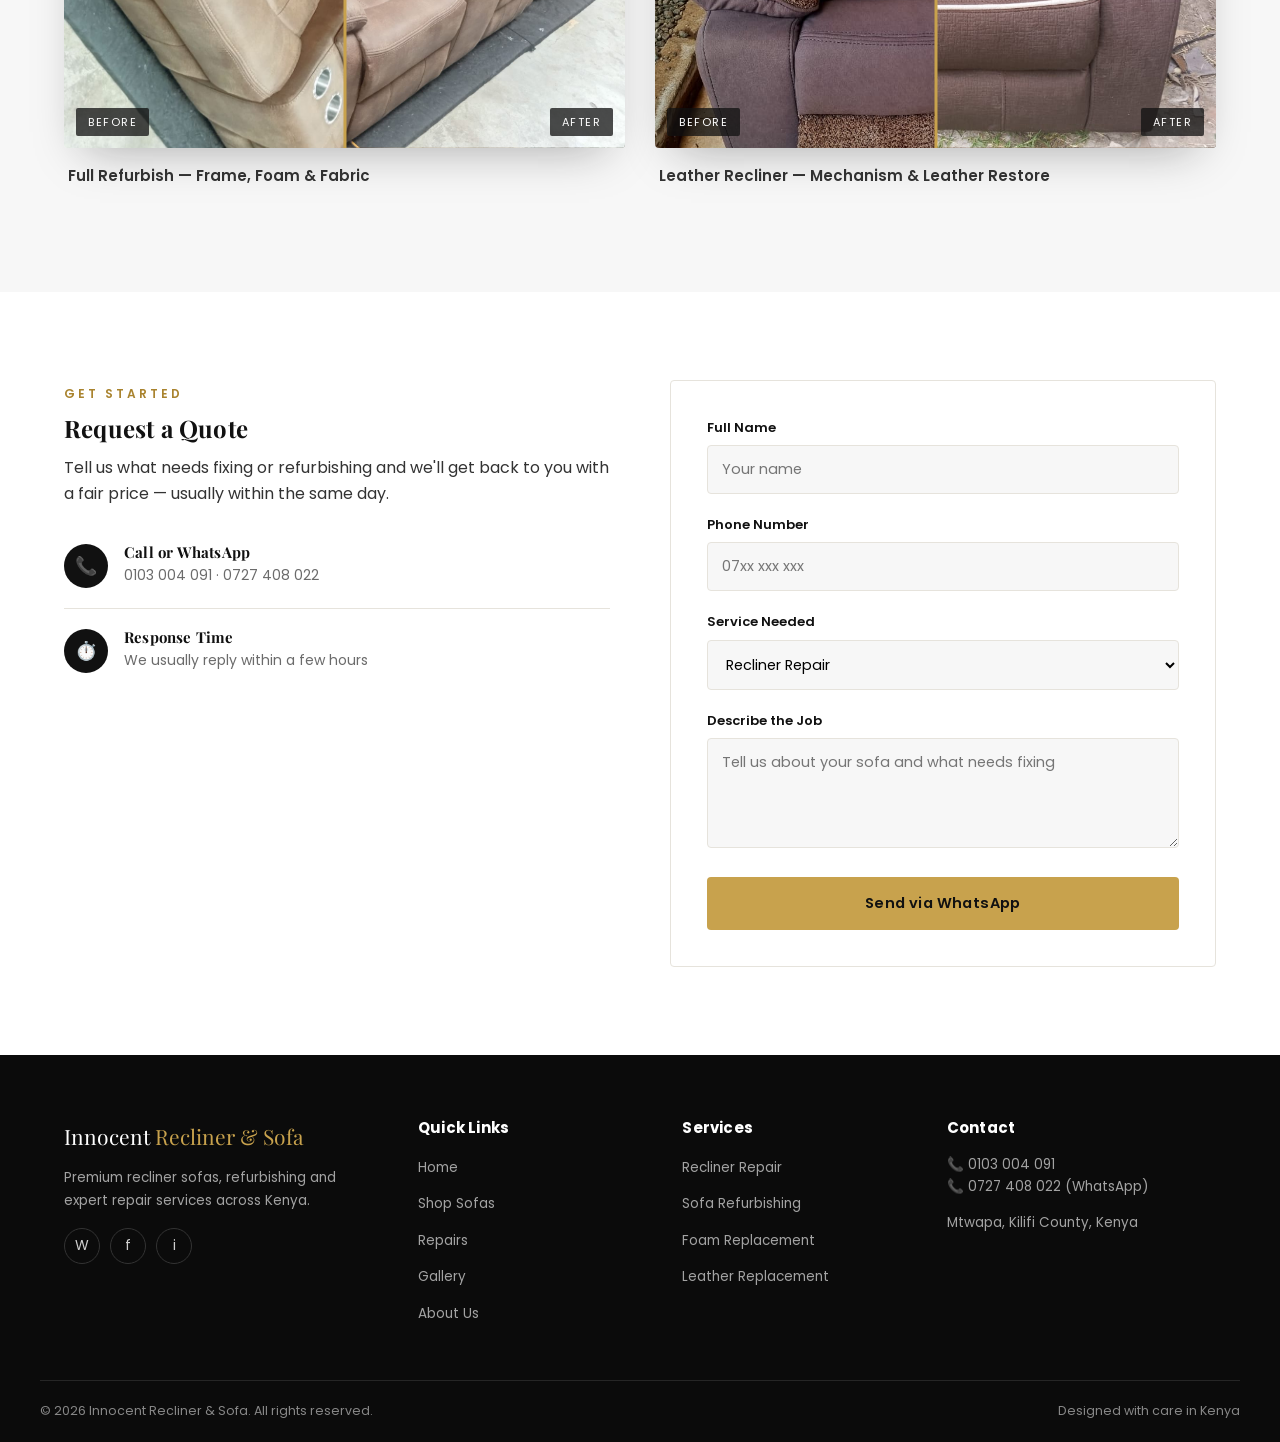
<file: repairs.html>
<!DOCTYPE html>
<html lang="en">
<head>
<meta charset="UTF-8">
<meta name="viewport" content="width=device-width, initial-scale=1.0">
<title>Repair & Refurbishing | Innocent Recliner & Sofa</title>
<meta name="description" content="Recliner repair, cushion replacement, foam replacement, leather and fabric replacement across Kenya. Request a free quote today.">
<link rel="preconnect" href="https://fonts.googleapis.com">
<link href="https://fonts.googleapis.com/css2?family=Playfair+Display:wght@600;700;800&family=Poppins:wght@400;500;600;700&display=swap" rel="stylesheet">
<link rel="stylesheet" href="style.css?v=2">
</head>
<body>

<nav class="nav">
  <div class="container nav-inner">
    <a href="index.html" class="logo"><img src="IMG-20260724-WA0068.jpg" alt="Innocent Recliner & Sofa logo" class="logo-img">Innocent <span>Recliner & Sofa</span></a>
    <ul class="nav-links">
      <li><a href="index.html">Home</a></li>
      <li><a href="shop.html">Products</a></li>
      <li><a href="repairs.html" class="active">Repairs</a></li>
      <li><a href="gallery.html">Gallery</a></li>
      <li><a href="about.html">About</a></li>
      <li><a href="contact.html">Contact</a></li>
    </ul>
    <div class="nav-cta">
      <a href="tel:+254103004091" class="nav-call">📞 0103 004 091</a>
      <a href="https://wa.me/254727408022" target="_blank" class="btn btn--gold btn--sm">WhatsApp Us</a>
    </div>
    <button class="nav-toggle" aria-label="Menu"><span></span><span></span><span></span></button>
  </div>
</nav>

<header class="page-hero">
  <div class="container">
    <span class="crumb">Services</span>
    <h1>Repair & Refurbishing</h1>
    <p>Give your sofa a second life. Our craftsmen handle everything from mechanism repair to a full re-upholstery.</p>
  </div>
</header>

<section class="section">
  <div class="container">
    <div class="grid grid--3">
      <div class="service-card reveal">
        <div class="service-icon">🛠️</div>
        <h3>Recliner Repair</h3>
        <p>We fix reclining mechanisms, broken frames, springs and locking systems on all recliner brands and models.</p>
      </div>
      <div class="service-card reveal reveal-delay-1">
        <div class="service-icon">🪑</div>
        <h3>Cushion Replacement</h3>
        <p>New seat and back cushions, tailored to your sofa's exact dimensions for a snug, comfortable fit.</p>
      </div>
      <div class="service-card reveal reveal-delay-2">
        <div class="service-icon">☁️</div>
        <h3>Foam Replacement</h3>
        <p>High-density foam that restores firmness and support to cushions that have gone flat or lumpy.</p>
      </div>
      <div class="service-card reveal">
        <div class="service-icon">🐄</div>
        <h3>Leather Replacement</h3>
        <p>Genuine and premium PU leather re-upholstery, stitched for durability and a rich finish.</p>
      </div>
      <div class="service-card reveal reveal-delay-1">
        <div class="service-icon">🧵</div>
        <h3>Fabric Replacement</h3>
        <p>A wide range of fabric colours and textures to completely refresh the look of your sofa.</p>
      </div>
      <div class="service-card reveal reveal-delay-2">
        <div class="service-icon">🔧</div>
        <h3>Sofa Refurbishing</h3>
        <p>Full restoration — frame reinforcement, new foam and new fabric or leather — for a like-new sofa.</p>
      </div>
    </div>
  </div>
</section>

<section class="section section--bg">
  <div class="container">
    <div class="section-head center reveal">
      <span class="eyebrow">Real Results</span>
      <h2>Before & After</h2>
      <p>Drag the slider to see the difference our work makes.</p>
    </div>
    <div class="grid grid--2">
      <div class="reveal">
        <div class="ba-card">
          <div class="ba-images">
            <img src="IMG-20260724-WA0065.jpg" alt="Worn sofa before refurbishing">
            <img class="ba-after" src="IMG-20260724-WA0064.jpg" alt="Refurbished sofa after">
            <div class="ba-handle"></div>
            <span class="ba-label before">Before</span>
            <span class="ba-label after">After</span>
          </div>
        </div>
        <p class="ba-caption">Full Refurbish — Frame, Foam & Fabric</p>
      </div>
      <div class="reveal reveal-delay-1">
        <div class="ba-card">
          <div class="ba-images">
            <img src="IMG-20260724-WA0066.jpg" alt="Worn recliner before repair">
            <img class="ba-after" src="IMG-20260724-WA0043.jpg" alt="Repaired recliner after">
            <div class="ba-handle"></div>
            <span class="ba-label before">Before</span>
            <span class="ba-label after">After</span>
          </div>
        </div>
        <p class="ba-caption">Leather Recliner — Mechanism & Leather Restore</p>
      </div>
    </div>
  </div>
</section>

<!-- QUOTE FORM -->
<section class="section" id="quote">
  <div class="container grid grid--2" style="align-items:flex-start; gap:60px;">
    <div class="reveal">
      <span class="eyebrow">Get Started</span>
      <h2>Request a Quote</h2>
      <p>Tell us what needs fixing or refurbishing and we'll get back to you with a fair price — usually within the same day.</p>
      <div class="contact-info-item">
        <div class="contact-info-icon">📞</div>
        <div><h4>Call or WhatsApp</h4><p>0103 004 091 · 0727 408 022</p></div>
      </div>
      <div class="contact-info-item">
        <div class="contact-info-icon">⏱️</div>
        <div><h4>Response Time</h4><p>We usually reply within a few hours</p></div>
      </div>
    </div>
    <div class="form-card reveal reveal-delay-1">
      <form id="quoteForm">
        <div class="field">
          <label for="name">Full Name</label>
          <input type="text" id="name" name="name" required placeholder="Your name">
        </div>
        <div class="field">
          <label for="phone">Phone Number</label>
          <input type="tel" id="phone" name="phone" required placeholder="07xx xxx xxx">
        </div>
        <div class="field">
          <label for="service">Service Needed</label>
          <select id="service" name="service">
            <option>Recliner Repair</option>
            <option>Cushion Replacement</option>
            <option>Foam Replacement</option>
            <option>Leather Replacement</option>
            <option>Fabric Replacement</option>
            <option>Full Sofa Refurbishing</option>
          </select>
        </div>
        <div class="field">
          <label for="message">Describe the Job</label>
          <textarea id="message" name="message" placeholder="Tell us about your sofa and what needs fixing"></textarea>
        </div>
        <button type="submit" class="btn btn--gold btn--block">Send via WhatsApp</button>
      </form>
    </div>
  </div>
</section>

<footer class="footer">
  <div class="container footer-grid">
    <div>
      <div class="footer-logo">Innocent <span>Recliner & Sofa</span></div>
      <p>Premium recliner sofas, refurbishing and expert repair services across Kenya.</p>
      <div class="footer-social">
        <a href="https://wa.me/254727408022" target="_blank" aria-label="WhatsApp">W</a>
        <a href="#" aria-label="Facebook">f</a>
        <a href="#" aria-label="Instagram">i</a>
      </div>
    </div>
    <div>
      <h4>Quick Links</h4>
      <ul>
        <li><a href="index.html">Home</a></li>
        <li><a href="shop.html">Shop Sofas</a></li>
        <li><a href="repairs.html">Repairs</a></li>
        <li><a href="gallery.html">Gallery</a></li>
        <li><a href="about.html">About Us</a></li>
      </ul>
    </div>
    <div>
      <h4>Services</h4>
      <ul>
        <li><a href="repairs.html">Recliner Repair</a></li>
        <li><a href="repairs.html">Sofa Refurbishing</a></li>
        <li><a href="repairs.html">Foam Replacement</a></li>
        <li><a href="repairs.html">Leather Replacement</a></li>
      </ul>
    </div>
    <div>
      <h4>Contact</h4>
      <p>📞 0103 004 091<br>📞 0727 408 022 (WhatsApp)</p>
      <p>Mtwapa, Kilifi County, Kenya</p>
    </div>
  </div>
  <div class="container footer-bottom">
    <span>© 2026 Innocent Recliner & Sofa. All rights reserved.</span>
    <span>Designed with care in Kenya</span>
  </div>
</footer>

<a href="https://wa.me/254727408022" target="_blank" class="wa-float" aria-label="Chat on WhatsApp">💬</a>
<script src="main.js?v=2"></script>
</body>
</html>
</file>
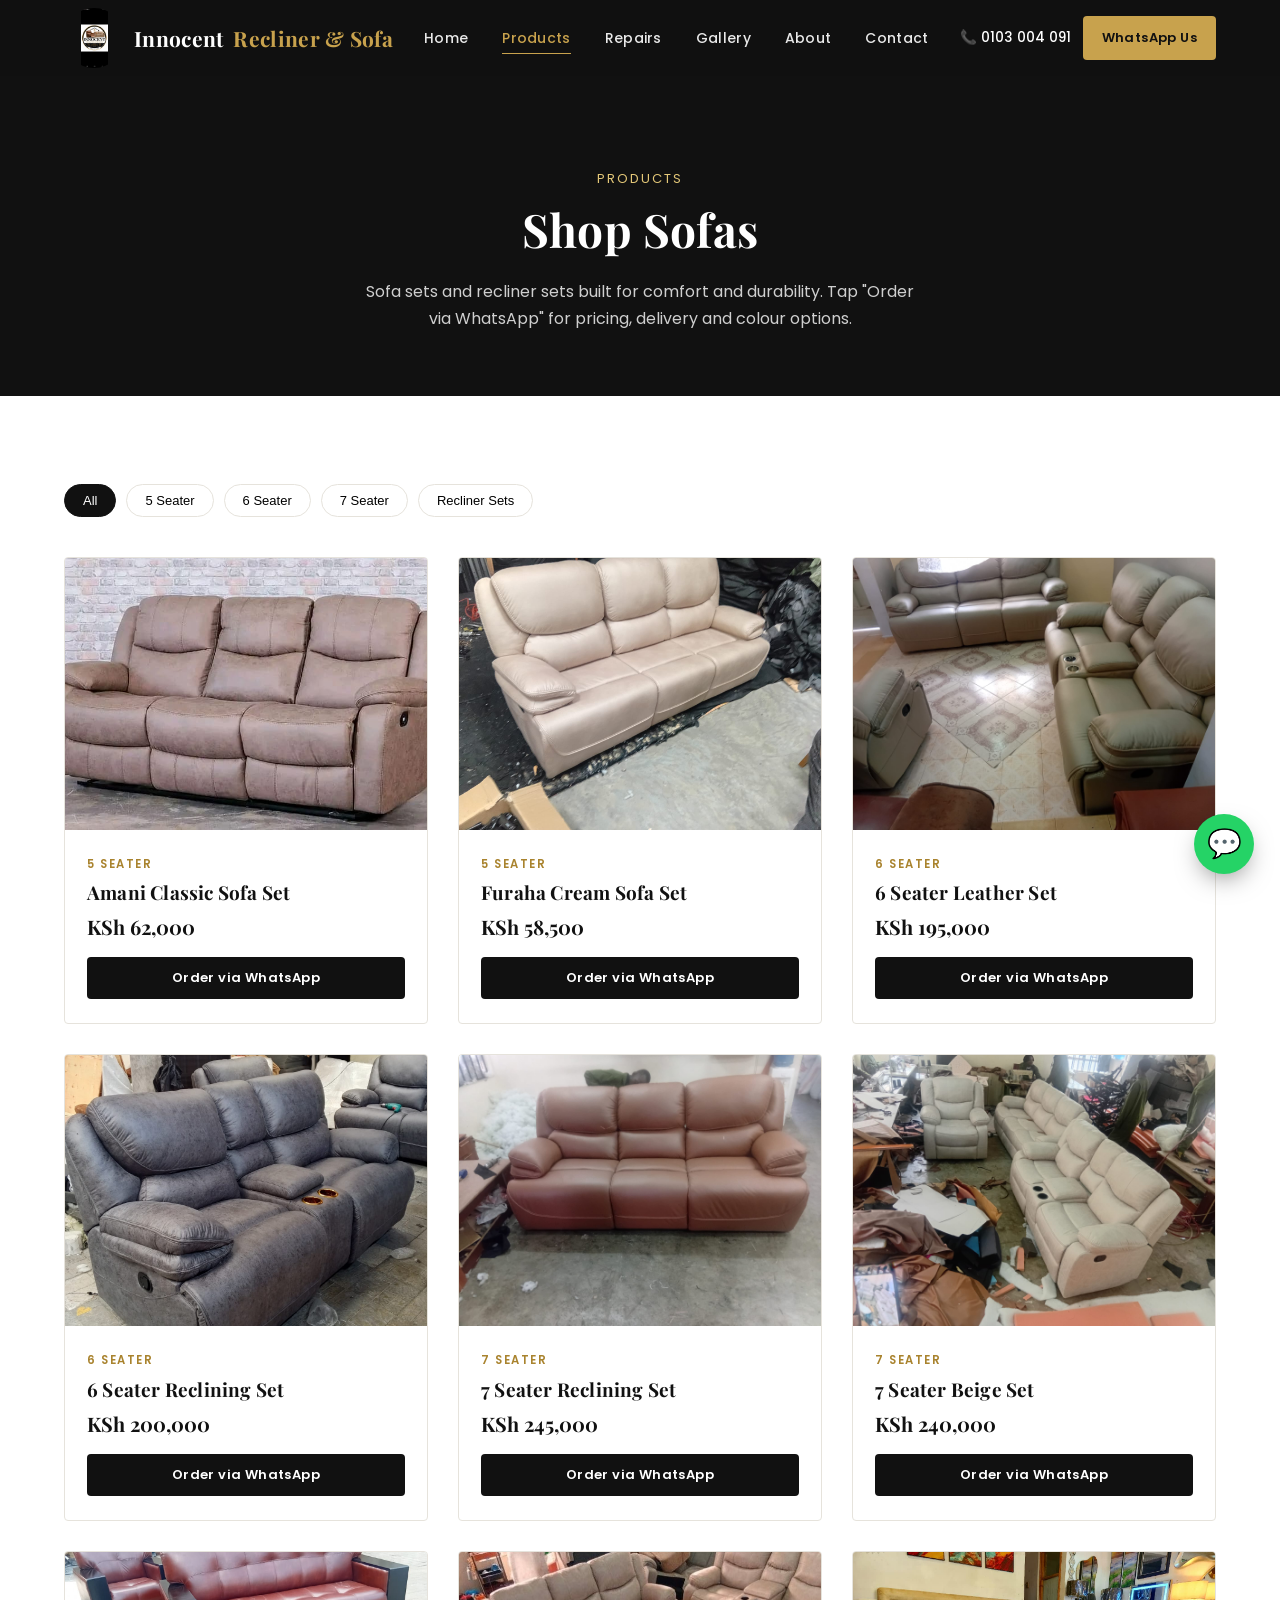
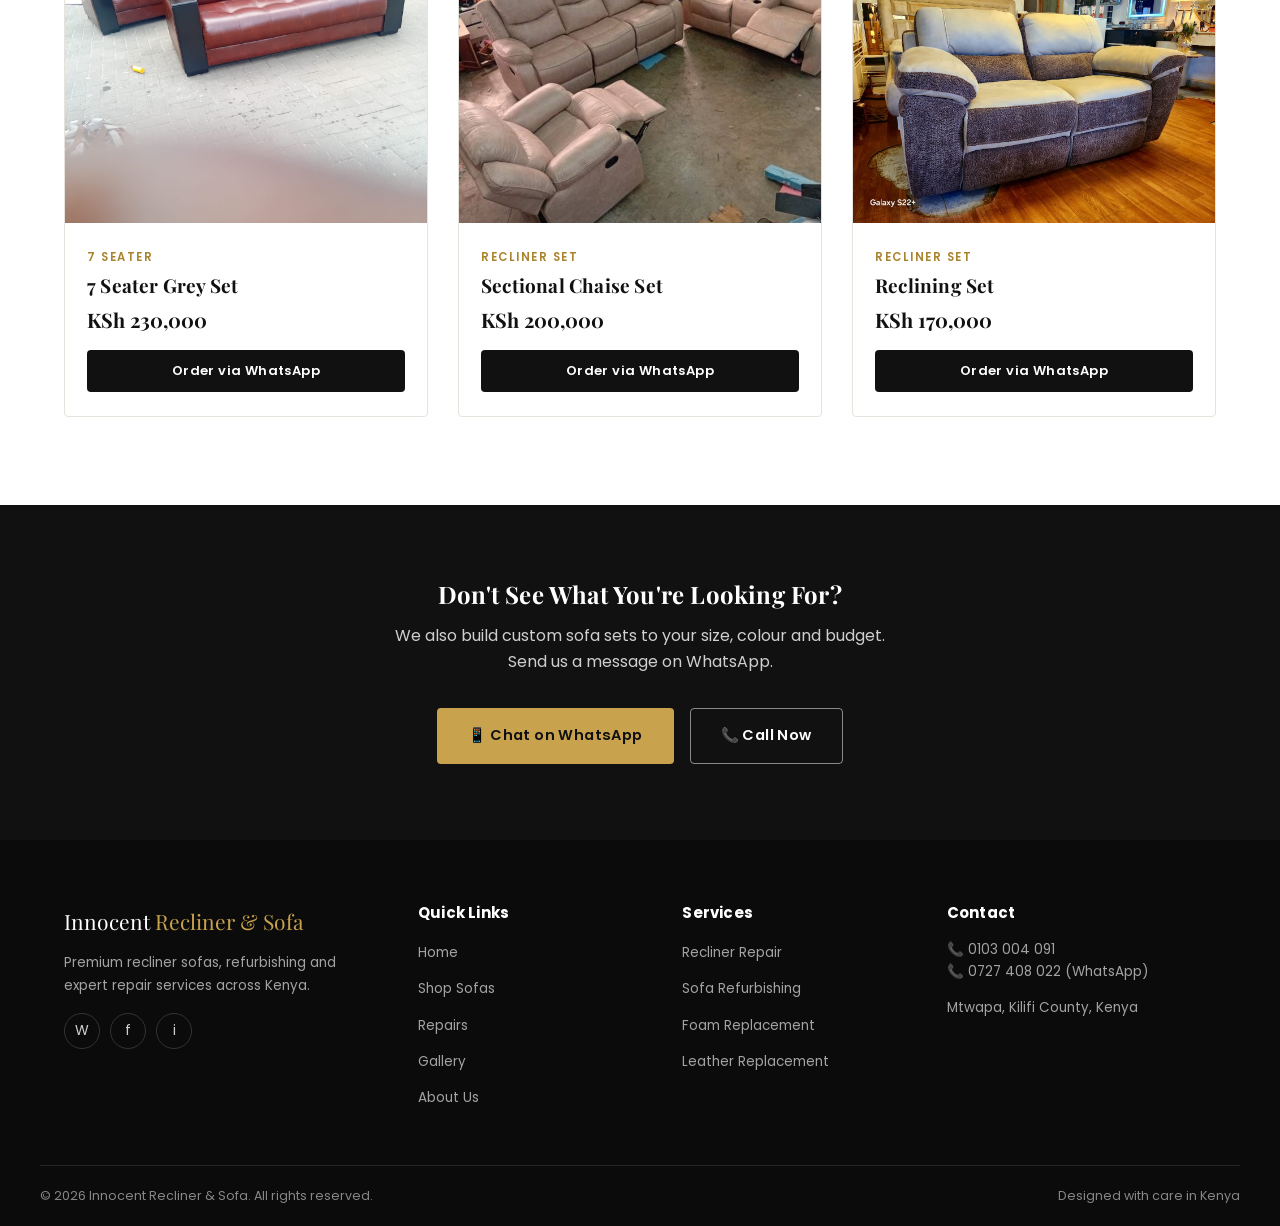
<file: shop.html>
<!DOCTYPE html>
<html lang="en">
<head>
<meta charset="UTF-8">
<meta name="viewport" content="width=device-width, initial-scale=1.0">
<title>Shop Sofas | Innocent Recliner & Sofa</title>
<meta name="description" content="Browse 5, 6 and 7 seater sofa sets and recliner sets from Innocent Recliner & Sofa. Order instantly via WhatsApp.">
<link rel="preconnect" href="https://fonts.googleapis.com">
<link href="https://fonts.googleapis.com/css2?family=Playfair+Display:wght@600;700;800&family=Poppins:wght@400;500;600;700&display=swap" rel="stylesheet">
<link rel="stylesheet" href="style.css?v=2">
</head>
<body>

<nav class="nav">
  <div class="container nav-inner">
    <a href="index.html" class="logo"><img src="IMG-20260724-WA0068.jpg" alt="Innocent Recliner & Sofa logo" class="logo-img">Innocent <span>Recliner & Sofa</span></a>
    <ul class="nav-links">
      <li><a href="index.html">Home</a></li>
      <li><a href="shop.html" class="active">Products</a></li>
      <li><a href="repairs.html">Repairs</a></li>
      <li><a href="gallery.html">Gallery</a></li>
      <li><a href="about.html">About</a></li>
      <li><a href="contact.html">Contact</a></li>
    </ul>
    <div class="nav-cta">
      <a href="tel:+254103004091" class="nav-call">📞 0103 004 091</a>
      <a href="https://wa.me/254727408022" target="_blank" class="btn btn--gold btn--sm">WhatsApp Us</a>
    </div>
    <button class="nav-toggle" aria-label="Menu"><span></span><span></span><span></span></button>
  </div>
</nav>

<header class="page-hero">
  <div class="container">
    <span class="crumb">Products</span>
    <h1>Shop Sofas</h1>
    <p>Sofa sets and recliner sets built for comfort and durability. Tap "Order via WhatsApp" for pricing, delivery and colour options.</p>
  </div>
</header>

<section class="section">
  <div class="container">
    <div class="shop-filters reveal">
      <button class="gfilter sfilter active" data-filter="all">All</button>
      <button class="gfilter sfilter" data-filter="5">5 Seater</button>
      <button class="gfilter sfilter" data-filter="6">6 Seater</button>
      <button class="gfilter sfilter" data-filter="7">7 Seater</button>
      <button class="gfilter sfilter" data-filter="recliner">Recliner Sets</button>
    </div>

    <div class="grid grid--3">

      <div class="card shop-item reveal" data-cat="5">
        <div class="card-media"><img src="IMG-20260724-WA0007.jpg" alt="Amani Classic Sofa Set, 5 seater"></div>
        <div class="card-body">
          <span class="card-cat">5 Seater</span>
          <h3>Amani Classic Sofa Set</h3>
          <div class="card-price">KSh 62,000</div>
          <button class="btn btn--dark btn--block btn--sm" onclick="waOrder('Amani Classic Sofa Set (5 Seater)','KSh 62,000')">Order via WhatsApp</button>
        </div>
      </div>

      <div class="card shop-item reveal" data-cat="5">
        <div class="card-media"><img src="IMG-20260724-WA0039.jpg" alt="Furaha Cream Sofa Set, 5 seater"></div>
        <div class="card-body">
          <span class="card-cat">5 Seater</span>
          <h3>Furaha Cream Sofa Set</h3>
          <div class="card-price">KSh 58,500</div>
          <button class="btn btn--dark btn--block btn--sm" onclick="waOrder('Furaha Cream Sofa Set (5 Seater)','KSh 58,500')">Order via WhatsApp</button>
        </div>
      </div>

      <div class="card shop-item reveal" data-cat="6">
        <div class="card-media"><img src="IMG-20260724-WA0024.jpg" alt="6 Seater Leather Set, 6 seater"></div>
        <div class="card-body">
          <span class="card-cat">6 Seater</span>
          <h3>6 Seater Leather Set</h3>
          <div class="card-price">KSh 195,000</div>
          <button class="btn btn--dark btn--block btn--sm" onclick="waOrder('6 Seater Leather Set (6 Seater)','KSh 195,000')">Order via WhatsApp</button>
        </div>
      </div>

      <div class="card shop-item reveal" data-cat="6">
        <div class="card-media"><img src="IMG-20260724-WA0073.jpg" alt="6 seater reclining sofa set"></div>
        <div class="card-body">
          <span class="card-cat">6 Seater</span>
          <h3>6 Seater Reclining Set</h3>
          <div class="card-price">KSh 200,000</div>
          <button class="btn btn--dark btn--block btn--sm" onclick="waOrder('6 Seater Reclining Set (6 Seater)','KSh 200,000')">Order via WhatsApp</button>
        </div>
      </div>

      <div class="card shop-item reveal" data-cat="7">
        <div class="card-media"><img src="IMG-20260724-WA0026.jpg" alt="7 seater reclining sofa set"></div>
        <div class="card-body">
          <span class="card-cat">7 Seater</span>
          <h3>7 Seater Reclining Set</h3>
          <div class="card-price">KSh 245,000</div>
          <button class="btn btn--dark btn--block btn--sm" onclick="waOrder('7 Seater Reclining Set (7 Seater)','KSh 245,000')">Order via WhatsApp</button>
        </div>
      </div>

      <div class="card shop-item reveal" data-cat="7">
        <div class="card-media"><img src="IMG-20260724-WA0067.jpg" alt="7 Seater Beige Set, 7 seater"></div>
        <div class="card-body">
          <span class="card-cat">7 Seater</span>
          <h3>7 Seater Beige Set</h3>
          <div class="card-price">KSh 240,000</div>
          <button class="btn btn--dark btn--block btn--sm" onclick="waOrder('7 Seater Beige Set (7 Seater)','KSh 240,000')">Order via WhatsApp</button>
        </div>
      </div>

      <div class="card shop-item reveal" data-cat="7">
        <div class="card-media"><img src="IMG-20260724-WA0025.jpg" alt="7 Seater Grey Set"></div>
        <div class="card-body">
          <span class="card-cat">7 Seater</span>
          <h3>7 Seater Grey Set</h3>
          <div class="card-price">KSh 230,000</div>
          <button class="btn btn--dark btn--block btn--sm" onclick="waOrder('7 Seater Grey Set','KSh 230,000')">Order via WhatsApp</button>
        </div>
      </div>

      <div class="card shop-item reveal" data-cat="recliner">
        <div class="card-media"><img src="IMG-20260724-WA0008.jpg" alt="Sectional Chaise Set"></div>
        <div class="card-body">
          <span class="card-cat">Recliner Set</span>
          <h3>Sectional Chaise Set</h3>
          <div class="card-price">KSh 200,000</div>
          <button class="btn btn--dark btn--block btn--sm" onclick="waOrder('Sectional Chaise Set','KSh 200,000')">Order via WhatsApp</button>
        </div>
      </div>

      <div class="card shop-item reveal" data-cat="recliner">
        <div class="card-media"><img src="IMG-20260724-WA0053.jpg" alt="reclining sofa set living room"></div>
        <div class="card-body">
          <span class="card-cat">Recliner Set</span>
          <h3>Reclining Set</h3>
          <div class="card-price">KSh 170,000</div>
          <button class="btn btn--dark btn--block btn--sm" onclick="waOrder('Reclining Set','KSh 170,000')">Order via WhatsApp</button>
        </div>
      </div>

    </div>
  </div>
</section>

<section class="cta-banner">
  <div class="container reveal">
    <h2>Don't See What You're Looking For?</h2>
    <p>We also build custom sofa sets to your size, colour and budget. Send us a message on WhatsApp.</p>
    <div class="cta-actions">
      <a href="https://wa.me/254727408022" target="_blank" class="btn btn--gold">📱 Chat on WhatsApp</a>
      <a href="tel:+254103004091" class="btn btn--outline">📞 Call Now</a>
    </div>
  </div>
</section>

<footer class="footer">
  <div class="container footer-grid">
    <div>
      <div class="footer-logo">Innocent <span>Recliner & Sofa</span></div>
      <p>Premium recliner sofas, refurbishing and expert repair services across Kenya.</p>
      <div class="footer-social">
        <a href="https://wa.me/254727408022" target="_blank" aria-label="WhatsApp">W</a>
        <a href="#" aria-label="Facebook">f</a>
        <a href="#" aria-label="Instagram">i</a>
      </div>
    </div>
    <div>
      <h4>Quick Links</h4>
      <ul>
        <li><a href="index.html">Home</a></li>
        <li><a href="shop.html">Shop Sofas</a></li>
        <li><a href="repairs.html">Repairs</a></li>
        <li><a href="gallery.html">Gallery</a></li>
        <li><a href="about.html">About Us</a></li>
      </ul>
    </div>
    <div>
      <h4>Services</h4>
      <ul>
        <li><a href="repairs.html">Recliner Repair</a></li>
        <li><a href="repairs.html">Sofa Refurbishing</a></li>
        <li><a href="repairs.html">Foam Replacement</a></li>
        <li><a href="repairs.html">Leather Replacement</a></li>
      </ul>
    </div>
    <div>
      <h4>Contact</h4>
      <p>📞 0103 004 091<br>📞 0727 408 022 (WhatsApp)</p>
      <p>Mtwapa, Kilifi County, Kenya</p>
    </div>
  </div>
  <div class="container footer-bottom">
    <span>© 2026 Innocent Recliner & Sofa. All rights reserved.</span>
    <span>Designed with care in Kenya</span>
  </div>
</footer>

<a href="https://wa.me/254727408022" target="_blank" class="wa-float" aria-label="Chat on WhatsApp">💬</a>
<script src="main.js?v=2"></script>
</body>
</html>
</file>
<file: style.css>
/* ============================================================
   Innocent Recliner & Sofa — Stylesheet
   Palette: Black #111111 · Gold #C8A24D · White #FFFFFF · Light #F7F7F7
   Type: Playfair Display (display) · Poppins (body)
   ============================================================ */

:root {
  --black: #111111;
  --gold: #C8A24D;
  --gold-dark: #A9832E;
  --gold-light: #E4C878;
  --white: #FFFFFF;
  --bg-light: #F7F7F7;
  --grey-mid: #6b6b6b;
  --grey-line: #e6e3dc;
  --shadow: 0 20px 45px -20px rgba(17,17,17,0.35);
  --radius: 4px;
  --ease: cubic-bezier(.22,.61,.36,1);
}

* { box-sizing: border-box; }
html { scroll-behavior: smooth; }

body {
  margin: 0;
  font-family: 'Poppins', sans-serif;
  color: var(--black);
  background: var(--white);
  line-height: 1.65;
  -webkit-font-smoothing: antialiased;
}

h1, h2, h3, h4 {
  font-family: 'Playfair Display', serif;
  font-weight: 700;
  line-height: 1.15;
  margin: 0 0 0.5em;
  letter-spacing: 0.2px;
}

p { margin: 0 0 1em; color: #333; }
a { color: inherit; text-decoration: none; }
img { max-width: 100%; display: block; }
ul { list-style: none; margin: 0; padding: 0; }

.container {
  width: 100%;
  max-width: 1200px;
  margin: 0 auto;
  padding: 0 24px;
}

.eyebrow {
  display: inline-block;
  font-size: 12px;
  letter-spacing: 3px;
  text-transform: uppercase;
  color: var(--gold-dark);
  font-weight: 600;
  margin-bottom: 12px;
}

.section {
  padding: 88px 0;
}
.section--tight { padding: 56px 0; }
.section--bg { background: var(--bg-light); }
.section--dark { background: var(--black); color: var(--white); }
.section--dark p { color: #cfcfcf; }
.section--dark h2 { color: var(--white); }

.section-head {
  max-width: 640px;
  margin: 0 0 48px;
}
.section-head.center { margin-left: auto; margin-right: auto; text-align: center; }

/* ---------- Buttons ---------- */
.btn {
  position: relative;
  overflow: hidden;
  display: inline-flex;
  align-items: center;
  gap: 10px;
  padding: 15px 30px;
  font-family: 'Poppins', sans-serif;
  font-weight: 600;
  font-size: 14.5px;
  letter-spacing: 0.4px;
  border-radius: var(--radius);
  border: 1px solid transparent;
  cursor: pointer;
  transition: transform .25s var(--ease), box-shadow .25s var(--ease), background .25s, color .25s, border-color .25s;
}
.btn:active { transform: scale(0.97); }

.btn--gold {
  background: var(--gold);
  color: var(--black);
}
.btn--gold:hover { background: var(--gold-dark); box-shadow: 0 10px 24px -10px rgba(200,162,77,0.7); transform: translateY(-2px); }

.btn--dark {
  background: var(--black);
  color: var(--white);
}
.btn--dark:hover { background: #000; box-shadow: 0 10px 24px -10px rgba(0,0,0,0.5); transform: translateY(-2px); }

.btn--outline {
  background: transparent;
  border-color: rgba(255,255,255,0.5);
  color: var(--white);
}
.btn--outline:hover { background: rgba(255,255,255,0.12); transform: translateY(-2px); }

.btn--outline-dark {
  background: transparent;
  border-color: var(--black);
  color: var(--black);
}
.btn--outline-dark:hover { background: var(--black); color: var(--white); transform: translateY(-2px); }

.btn--sm { padding: 10px 18px; font-size: 13px; }
.btn--block { width: 100%; justify-content: center; }

/* ripple */
.btn .ripple {
  position: absolute;
  border-radius: 50%;
  transform: scale(0);
  animation: ripple .6s linear;
  background: rgba(255,255,255,0.5);
  pointer-events: none;
}
.btn--outline .ripple, .btn--outline-dark .ripple { background: rgba(17,17,17,0.2); }
@keyframes ripple { to { transform: scale(3); opacity: 0; } }

/* ---------- Navigation ---------- */
.nav {
  position: fixed;
  top: 0; left: 0; right: 0;
  z-index: 1000;
  background: rgba(17,17,17,0.92);
  backdrop-filter: blur(8px);
  transition: background .3s;
}
.nav-inner {
  display: flex;
  align-items: center;
  justify-content: space-between;
  height: 76px;
}
.logo {
  display: flex;
  align-items: center;
  gap: 10px;
  font-family: 'Playfair Display', serif;
  font-weight: 700;
  font-size: 21px;
  color: var(--white);
  letter-spacing: 0.3px;
}
.logo-img {
  height: 60px;
  width: 60px;
  object-fit: contain;
  border-radius: 50%;
}
.logo span { color: var(--gold); }

.nav-links {
  display: flex;
  gap: 34px;
}
.nav-links a {
  color: #e9e9e9;
  font-size: 14px;
  font-weight: 500;
  letter-spacing: 0.3px;
  position: relative;
  padding: 6px 0;
}
.nav-links a::after {
  content: '';
  position: absolute;
  left: 0; bottom: 0;
  width: 0; height: 1px;
  background: var(--gold);
  transition: width .3s var(--ease);
}
.nav-links a:hover::after, .nav-links a.active::after { width: 100%; }
.nav-links a.active { color: var(--gold); }

.nav-cta { display: flex; align-items: center; gap: 12px; }
.nav-call {
  color: var(--white);
  font-size: 13.5px;
  font-weight: 500;
  display: flex;
  align-items: center;
  gap: 6px;
}

.nav-toggle {
  display: none;
  flex-direction: column;
  gap: 5px;
  background: none;
  border: none;
  cursor: pointer;
  padding: 6px;
}
.nav-toggle span { width: 24px; height: 2px; background: var(--white); }

/* ---------- Hero ---------- */
.hero {
  position: relative;
  min-height: 92vh;
  display: flex;
  align-items: center;
  background: linear-gradient(180deg, rgba(17,17,17,0.72), rgba(17,17,17,0.55) 55%, rgba(17,17,17,0.85)),
              url('IMG-20260724-WA0063.jpg') center/cover no-repeat;
  color: var(--white);
}
.hero-inner { max-width: 680px; }
.hero .eyebrow { color: var(--gold-light); }
.hero h1 {
  font-size: clamp(38px, 5.6vw, 64px);
  color: var(--white);
  margin-bottom: 22px;
}
.hero p {
  font-size: 17.5px;
  color: #e4e4e4;
  max-width: 520px;
  margin-bottom: 34px;
}
.hero-actions { display: flex; gap: 16px; flex-wrap: wrap; }

.hero-scroll {
  position: absolute;
  bottom: 34px; left: 50%;
  transform: translateX(-50%);
  width: 22px; height: 36px;
  border: 1px solid rgba(255,255,255,0.6);
  border-radius: 20px;
}
.hero-scroll::before {
  content: '';
  position: absolute;
  top: 6px; left: 50%;
  width: 4px; height: 4px;
  margin-left: -2px;
  border-radius: 50%;
  background: var(--gold);
  animation: scrollDot 1.8s infinite;
}
@keyframes scrollDot { 0%{ transform: translateY(0); opacity:1;} 70%{ transform: translateY(14px); opacity:0;} 100%{opacity:0;} }

/* ---------- Page hero (inner pages) ---------- */
.page-hero {
  padding: 168px 0 64px;
  background: var(--black);
  color: var(--white);
  text-align: center;
}
.page-hero h1 { color: var(--white); font-size: clamp(32px, 5vw, 46px); }
.page-hero p { color: #cfcfcf; max-width: 560px; margin: 0 auto; }
.crumb { color: var(--gold-light); font-size: 13px; letter-spacing: 2px; text-transform: uppercase; margin-bottom: 14px; display:block; }

/* ---------- Grids ---------- */
.grid {
  display: grid;
  gap: 30px;
}
.grid--3 { grid-template-columns: repeat(3, 1fr); }
.grid--4 { grid-template-columns: repeat(4, 1fr); }
.grid--2 { grid-template-columns: repeat(2, 1fr); }

/* ---------- Product Card ---------- */
.card {
  background: var(--white);
  border: 1px solid var(--grey-line);
  border-radius: var(--radius);
  overflow: hidden;
  transition: transform .35s var(--ease), box-shadow .35s var(--ease);
}
.card:hover { transform: translateY(-8px); box-shadow: var(--shadow); }
.card-media { overflow: hidden; aspect-ratio: 4/3; }
.card-media img { width: 100%; height: 100%; object-fit: cover; transition: transform .6s var(--ease); }
.card:hover .card-media img { transform: scale(1.08); }
.card-body { padding: 20px 22px 24px; }
.card-cat { font-size: 11.5px; letter-spacing: 1.5px; text-transform: uppercase; color: var(--gold-dark); font-weight: 600; }
.card-body h3 { font-size: 19px; margin: 6px 0 6px; }
.card-price { font-family: 'Playfair Display', serif; font-size: 20px; color: var(--black); font-weight: 700; margin-bottom: 14px; }

/* ---------- Service Card ---------- */
.service-card {
  background: var(--white);
  border: 1px solid var(--grey-line);
  border-radius: var(--radius);
  padding: 34px 28px;
  transition: transform .3s var(--ease), box-shadow .3s var(--ease), border-color .3s;
}
.service-card:hover { transform: translateY(-6px); box-shadow: var(--shadow); border-color: var(--gold); }
.service-icon {
  width: 52px; height: 52px;
  border-radius: 50%;
  background: var(--bg-light);
  display: flex; align-items: center; justify-content: center;
  margin-bottom: 20px;
  font-size: 22px;
  color: var(--gold-dark);
  border: 1px solid var(--grey-line);
}
.service-card h3 { font-size: 19px; margin-bottom: 8px; }
.service-card p { font-size: 14.5px; margin-bottom: 0; }

/* ---------- Why choose us ---------- */
.feature-row {
  display: flex;
  gap: 18px;
  align-items: flex-start;
  padding: 20px 0;
  border-bottom: 1px solid rgba(255,255,255,0.1);
}
.feature-row:last-child { border-bottom: none; }
.feature-check {
  width: 30px; height: 30px;
  border-radius: 50%;
  border: 1px solid var(--gold);
  color: var(--gold);
  display: flex; align-items: center; justify-content: center;
  flex-shrink: 0;
  font-size: 14px;
}
.feature-row h4 { color: var(--white); font-family: 'Poppins', sans-serif; font-size: 16px; margin-bottom: 3px; }
.feature-row p { font-size: 14px; margin: 0; color: #bfbfbf; }

.stats {
  display: grid;
  grid-template-columns: repeat(4, 1fr);
  gap: 24px;
  margin-top: 56px;
}
.stat { text-align: center; }
.stat-num { font-family: 'Playfair Display', serif; font-size: 40px; color: var(--gold); font-weight: 700; }
.stat-label { font-size: 12.5px; letter-spacing: 1px; text-transform: uppercase; color: #bfbfbf; margin-top: 4px; }

/* ---------- Before / After ---------- */
.ba-card {
  position: relative;
  border-radius: var(--radius);
  overflow: hidden;
  box-shadow: var(--shadow);
}
.ba-images { position: relative; aspect-ratio: 4/3; overflow: hidden; }
.ba-images img { position: absolute; inset: 0; width: 100%; height: 100%; object-fit: cover; }
.ba-after { clip-path: inset(0 0 0 50%); transition: clip-path .1s; }
.ba-handle {
  position: absolute; top: 0; bottom: 0; left: 50%;
  width: 3px; background: var(--gold);
  cursor: ew-resize;
  transform: translateX(-1.5px);
}
.ba-handle::after {
  content: '⇔';
  position: absolute; top: 50%; left: 50%;
  transform: translate(-50%,-50%);
  width: 38px; height: 38px;
  background: var(--gold);
  color: var(--black);
  border-radius: 50%;
  display: flex; align-items: center; justify-content: center;
  font-size: 16px;
  box-shadow: 0 4px 12px rgba(0,0,0,0.3);
}
.ba-label {
  position: absolute; bottom: 12px;
  font-size: 11px; letter-spacing: 1.5px; text-transform: uppercase;
  background: rgba(17,17,17,0.75); color: var(--white);
  padding: 5px 12px; border-radius: 2px;
}
.ba-label.before { left: 12px; }
.ba-label.after { right: 12px; }
.ba-caption { padding: 16px 4px 0; font-weight: 600; font-size: 15px; }

/* ---------- Testimonials ---------- */
.testi-track {
  display: flex;
  transition: transform .5s var(--ease);
}
.testi-slide { flex: 0 0 100%; padding: 0 8px; }
.testi-card {
  background: var(--white);
  border: 1px solid var(--grey-line);
  border-radius: var(--radius);
  padding: 40px;
  text-align: center;
  max-width: 680px;
  margin: 0 auto;
}
.testi-stars { color: var(--gold); letter-spacing: 4px; margin-bottom: 16px; font-size: 15px; }
.testi-quote { font-family: 'Playfair Display', serif; font-size: 20px; font-style: italic; margin-bottom: 18px; }
.testi-name { font-weight: 600; font-size: 14px; }
.testi-role { font-size: 12.5px; color: var(--grey-mid); }
.testi-dots { display: flex; justify-content: center; gap: 8px; margin-top: 26px; }
.testi-dot { width: 8px; height: 8px; border-radius: 50%; background: var(--grey-line); cursor: pointer; border: none; }
.testi-dot.active { background: var(--gold); }

/* ---------- Gallery ---------- */
.gallery-grid {
  display: grid;
  grid-template-columns: repeat(4, 1fr);
  gap: 12px;
}
.gallery-item { border-radius: var(--radius); overflow: hidden; cursor: pointer; position: relative; }
.gallery-item img { aspect-ratio: 1/1; object-fit: cover; width: 100%; height: 100%; transition: transform .5s var(--ease); }
.gallery-item:hover img { transform: scale(1.1); }
.gallery-item::after {
  content: '+';
  position: absolute; inset: 0;
  display: flex; align-items: center; justify-content: center;
  font-size: 28px; color: var(--white);
  background: rgba(17,17,17,0);
  transition: background .3s;
}
.gallery-item:hover::after { background: rgba(17,17,17,0.35); }
.gallery-filters { display: flex; gap: 10px; flex-wrap: wrap; margin-bottom: 32px; }
.gfilter {
  padding: 8px 18px; font-size: 13px; font-weight: 500;
  border: 1px solid var(--grey-line); border-radius: 30px;
  background: var(--white); cursor: pointer; transition: all .25s;
}
.gfilter.active, .gfilter:hover { background: var(--black); color: var(--white); border-color: var(--black); }

/* lightbox */
.lightbox {
  position: fixed; inset: 0; z-index: 2000;
  background: rgba(10,10,10,0.94);
  display: flex; align-items: center; justify-content: center;
  opacity: 0; pointer-events: none; transition: opacity .3s;
}
.lightbox.open { opacity: 1; pointer-events: auto; }
.lightbox img { max-width: 88vw; max-height: 82vh; border-radius: 4px; }
.lightbox-close, .lightbox-prev, .lightbox-next {
  position: absolute; background: rgba(255,255,255,0.1); color: var(--white);
  border: 1px solid rgba(255,255,255,0.3); border-radius: 50%;
  width: 44px; height: 44px; display: flex; align-items: center; justify-content: center;
  cursor: pointer; font-size: 18px;
}
.lightbox-close { top: 24px; right: 24px; }
.lightbox-prev { left: 24px; top: 50%; transform: translateY(-50%); }
.lightbox-next { right: 24px; top: 50%; transform: translateY(-50%); }

/* ---------- Filters (Shop) ---------- */
.shop-filters { display: flex; gap: 10px; flex-wrap: wrap; margin-bottom: 40px; }

/* ---------- Quote / Contact form ---------- */
.form-card {
  background: var(--white);
  border: 1px solid var(--grey-line);
  border-radius: var(--radius);
  padding: 36px;
}
.field { margin-bottom: 20px; }
.field label { display: block; font-size: 13px; font-weight: 600; margin-bottom: 7px; }
.field input, .field select, .field textarea {
  width: 100%;
  padding: 13px 14px;
  border: 1px solid var(--grey-line);
  border-radius: var(--radius);
  font-family: 'Poppins', sans-serif;
  font-size: 14.5px;
  background: var(--bg-light);
  transition: border-color .25s, background .25s;
}
.field input:focus, .field select:focus, .field textarea:focus {
  outline: none; border-color: var(--gold); background: var(--white);
}
.field textarea { resize: vertical; min-height: 110px; }

/* ---------- Contact info blocks ---------- */
.contact-info-item {
  display: flex; gap: 16px; align-items: flex-start;
  padding: 20px 0; border-bottom: 1px solid var(--grey-line);
}
.contact-info-item:last-child { border-bottom: none; }
.contact-info-icon {
  width: 44px; height: 44px; border-radius: 50%;
  background: var(--black); color: var(--gold);
  display: flex; align-items: center; justify-content: center;
  flex-shrink: 0; font-size: 18px;
}
.contact-info-item h4 { font-size: 15px; margin-bottom: 3px; }
.contact-info-item p { font-size: 14px; margin: 0; color: var(--grey-mid); }
.map-frame { border-radius: var(--radius); overflow: hidden; border: 1px solid var(--grey-line); margin-top: 24px; }
.map-frame iframe { width: 100%; height: 320px; border: 0; display: block; }

/* ---------- About ---------- */
.about-grid { display: grid; grid-template-columns: 1fr 1fr; gap: 60px; align-items: center; }
.about-media { position: relative; }
.about-media img { border-radius: var(--radius); box-shadow: var(--shadow); }
.about-badge {
  position: absolute; bottom: -24px; left: -24px;
  background: var(--gold); color: var(--black);
  padding: 20px 26px; border-radius: var(--radius);
  box-shadow: 0 14px 30px -12px rgba(0,0,0,0.4);
}
.about-badge .stat-num { color: var(--black); font-size: 30px; }
.about-badge .stat-label { color: #3a2f0f; }
.values-list li { display: flex; gap: 14px; margin-bottom: 18px; align-items: flex-start; }
.values-list .dot { width: 8px; height: 8px; margin-top: 8px; border-radius: 50%; background: var(--gold); flex-shrink: 0; }
.values-list h4 { font-size: 15.5px; margin-bottom: 2px; }
.values-list p { font-size: 14px; margin: 0; }

/* ---------- CTA banner ---------- */
.cta-banner {
  background: var(--black);
  color: var(--white);
  text-align: center;
  padding: 76px 0;
}
.cta-banner h2 { color: var(--white); margin-bottom: 14px; }
.cta-banner p { color: #cfcfcf; max-width: 520px; margin: 0 auto 32px; }
.cta-actions { display: flex; justify-content: center; gap: 16px; flex-wrap: wrap; }

/* ---------- Footer ---------- */
.footer { background: #0b0b0b; color: #cfcfcf; padding: 64px 0 0; }
.footer-grid { display: grid; grid-template-columns: 1.4fr 1fr 1fr 1.2fr; gap: 40px; padding-bottom: 44px; }
.footer h4 { color: var(--white); font-family: 'Poppins', sans-serif; font-size: 15px; margin-bottom: 18px; }
.footer p { font-size: 13.5px; color: #a3a3a3; }
.footer ul li { margin-bottom: 10px; }
.footer ul a { font-size: 13.5px; color: #a3a3a3; transition: color .2s; }
.footer ul a:hover { color: var(--gold); }
.footer-logo { font-family: 'Playfair Display', serif; font-size: 21px; color: var(--white); margin-bottom: 14px; }
.footer-logo span { color: var(--gold); }
.footer-social { display: flex; gap: 10px; margin-top: 16px; }
.footer-social a {
  width: 36px; height: 36px; border-radius: 50%;
  border: 1px solid #333; display: flex; align-items: center; justify-content: center;
  font-size: 14px; transition: all .25s;
}
.footer-social a:hover { background: var(--gold); border-color: var(--gold); color: var(--black); }
.footer-bottom {
  border-top: 1px solid #262626;
  padding: 20px 0;
  font-size: 12.5px;
  color: #888;
  display: flex; justify-content: space-between; flex-wrap: wrap; gap: 10px;
}

/* ---------- Floating WhatsApp ---------- */
.wa-float {
  position: fixed; bottom: 26px; right: 26px; z-index: 900;
  width: 60px; height: 60px; border-radius: 50%;
  background: #25D366; color: var(--white);
  display: flex; align-items: center; justify-content: center;
  font-size: 28px;
  box-shadow: 0 10px 26px -8px rgba(0,0,0,0.5);
  animation: waPulse 2.4s infinite;
}
.wa-float:hover { transform: scale(1.08); }
@keyframes waPulse {
  0% { box-shadow: 0 0 0 0 rgba(37,211,102,0.55), 0 10px 26px -8px rgba(0,0,0,0.5); }
  70% { box-shadow: 0 0 0 14px rgba(37,211,102,0), 0 10px 26px -8px rgba(0,0,0,0.5); }
  100% { box-shadow: 0 0 0 0 rgba(37,211,102,0), 0 10px 26px -8px rgba(0,0,0,0.5); }
}

/* ---------- Reveal on scroll ---------- */
.reveal { opacity: 0; transform: translateY(28px); transition: opacity .7s var(--ease), transform .7s var(--ease); }
.reveal.in { opacity: 1; transform: translateY(0); }
.reveal-delay-1 { transition-delay: .1s; }
.reveal-delay-2 { transition-delay: .2s; }
.reveal-delay-3 { transition-delay: .3s; }

@media (prefers-reduced-motion: reduce) {
  * { animation: none !important; transition: none !important; }
}

/* ---------- Responsive ---------- */
@media (max-width: 1024px) {
  .grid--4 { grid-template-columns: repeat(2, 1fr); }
  .grid--3 { grid-template-columns: repeat(2, 1fr); }
  .footer-grid { grid-template-columns: 1fr 1fr; }
  .stats { grid-template-columns: repeat(2, 1fr); gap: 30px; }
  .gallery-grid { grid-template-columns: repeat(3, 1fr); }
}
@media (max-width: 800px) {
  .nav-links, .nav-call { display: none; }
  .nav-toggle { display: flex; }
  .nav.open .nav-links {
    display: flex; position: absolute; top: 76px; left: 0; right: 0;
    background: var(--black); flex-direction: column; padding: 20px 24px; gap: 18px;
  }
  .about-grid, .grid--2 { grid-template-columns: 1fr; }
  .about-media { margin-bottom: 40px; }
  .footer-grid { grid-template-columns: 1fr; gap: 30px; }
  .gallery-grid { grid-template-columns: repeat(2, 1fr); }
  .grid--3, .grid--4 { grid-template-columns: 1fr; }
}
</file>
